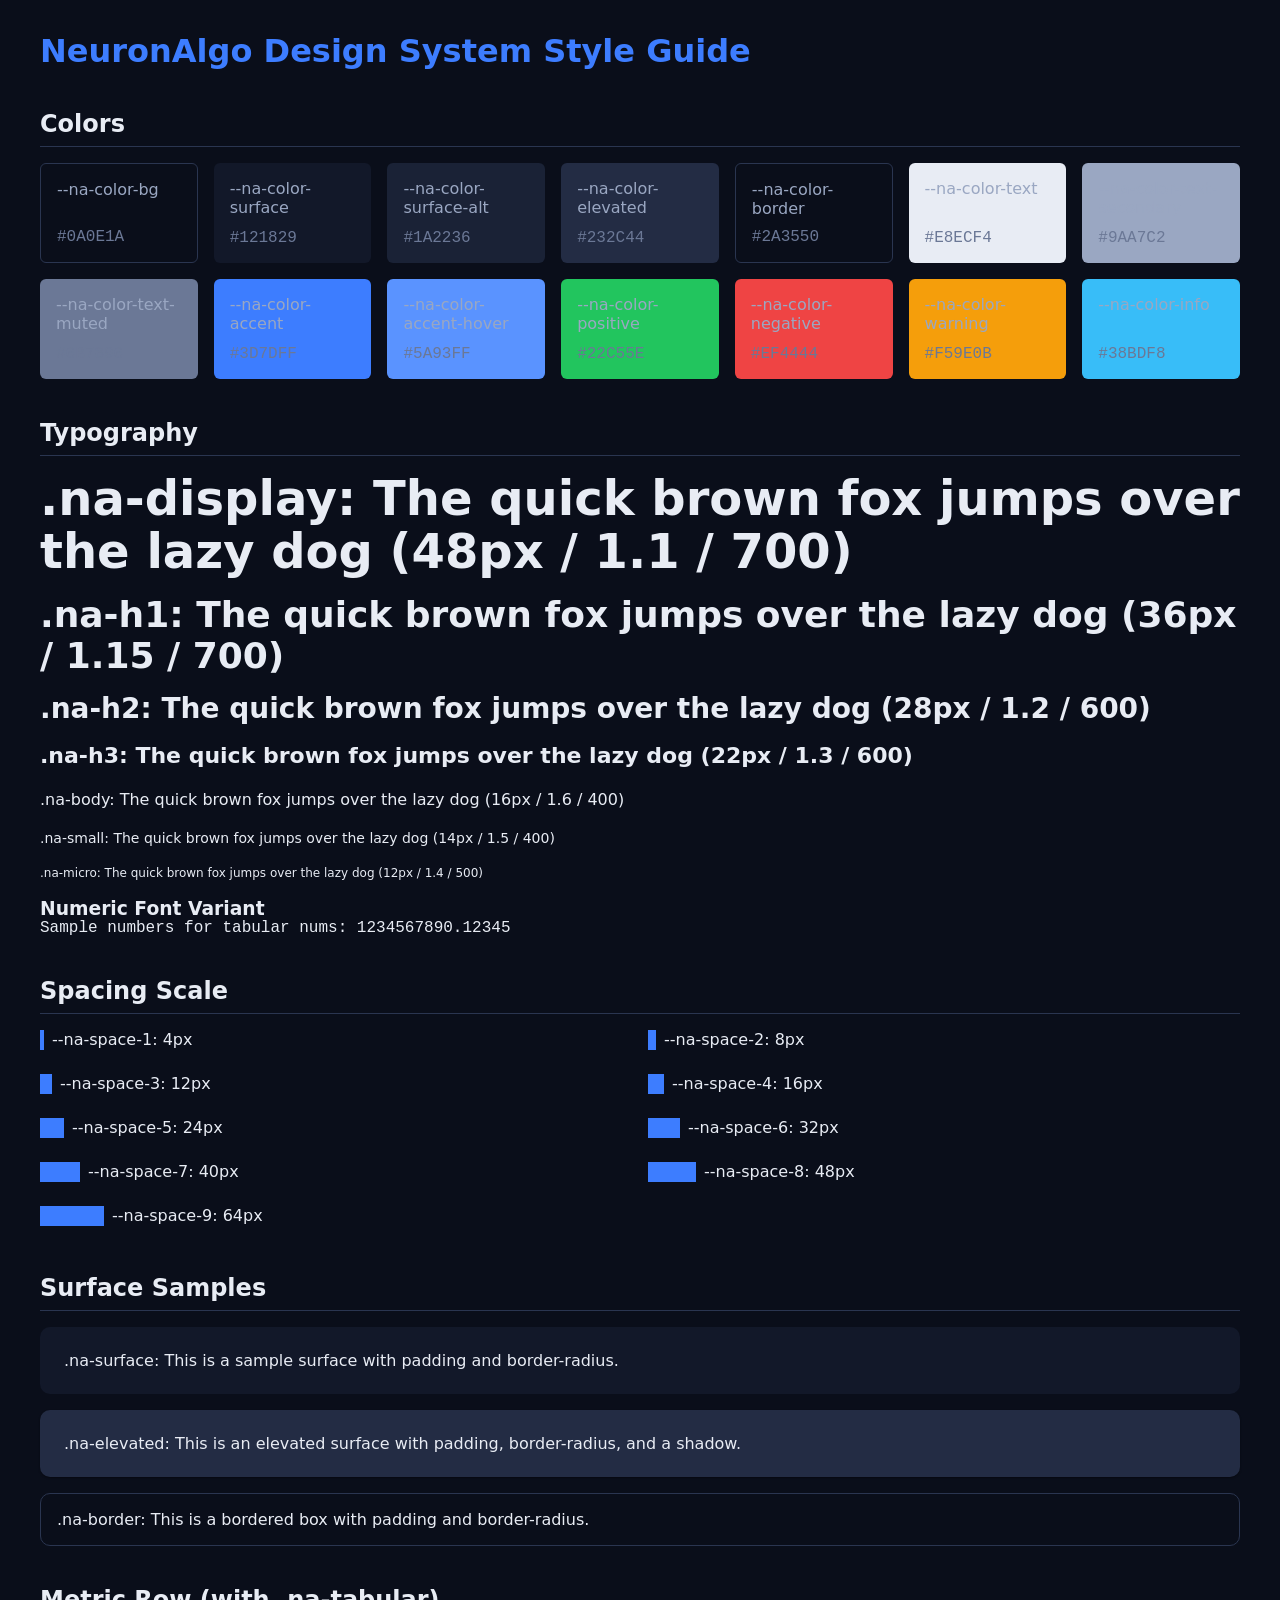
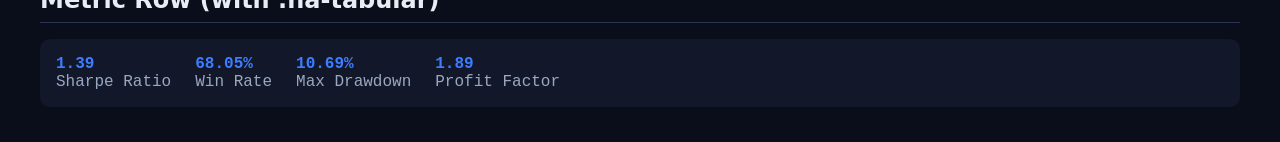
<file: styleguide/index.html>
<!DOCTYPE html>
<html lang="en">
<head>
    <meta charset="UTF-8">
    <meta name="viewport" content="width=device-width, initial-scale=1.0">
    <title>NeuronAlgo Design System Style Guide</title>
    <link rel="stylesheet" href="../assets/css/base/variables.css">
    <link rel="stylesheet" href="../assets/css/base/reset.css">
    <link rel="stylesheet" href="../assets/css/base/typography.css">
    <link rel="stylesheet" href="../assets/css/base/utilities.css">
    <style>
        body {
            background-color: var(--na-color-bg);
            color: var(--na-color-text);
            font-family: var(--na-font-sans);
            padding: var(--na-space-6);
        }
        .container {
            max-width: 1200px;
            margin: 0 auto;
        }
        h1 {
            color: var(--na-color-accent);
            margin-bottom: var(--na-space-6);
        }
        h2 {
            color: var(--na-color-text);
            margin-top: var(--na-space-7);
            margin-bottom: var(--na-space-4);
            border-bottom: 1px solid var(--na-color-border);
            padding-bottom: var(--na-space-2);
        }
        .color-swatch-grid {
            display: grid;
            grid-template-columns: repeat(auto-fill, minmax(150px, 1fr));
            gap: var(--na-space-4);
        }
        .color-swatch {
            padding: var(--na-space-4);
            border-radius: var(--na-radius-sm);
            display: flex;
            flex-direction: column;
            justify-content: space-between;
            min-height: 100px;
            font-size: var(--na-small-font-size);
        }
        .color-swatch-name {
            font-weight: 500;
            color: var(--na-color-text-secondary);
        }
        .color-swatch-hex {
            font-family: var(--na-font-mono);
            font-size: var(--na-micro-font-size);
            color: var(--na-color-text-muted);
        }
        /* Specific background colors for swatches */
        .swatch-bg { background-color: var(--na-color-bg); border: 1px solid var(--na-color-border); }
        .swatch-surface { background-color: var(--na-color-surface); }
        .swatch-surface-alt { background-color: var(--na-color-surface-alt); }
        .swatch-elevated { background-color: var(--na-color-elevated); }
        .swatch-border { background-color: transparent; border: 1px solid var(--na-color-border); }
        .swatch-text { background-color: var(--na-color-text); color: var(--na-color-bg); }
        .swatch-text-secondary { background-color: var(--na-color-text-secondary); color: var(--na-color-bg); }
        .swatch-text-muted { background-color: var(--na-color-text-muted); color: var(--na-color-bg); }
        .swatch-accent { background-color: var(--na-color-accent); }
        .swatch-accent-hover { background-color: var(--na-color-accent-hover); }
        .swatch-positive { background-color: var(--na-color-positive); }
        .swatch-negative { background-color: var(--na-color-negative); }
        .swatch-warning { background-color: var(--na-color-warning); }
        .swatch-info { background-color: var(--na-color-info); }

        .type-scale-item {
            margin-bottom: var(--na-space-4);
        }

        .spacing-scale-grid {
            display: grid;
            grid-template-columns: repeat(2, 1fr);
            gap: var(--na-space-4);
        }
        .spacing-item {
            display: flex;
            align-items: center;
            margin-bottom: var(--na-space-2);
        }
        .spacing-bar {
            height: 20px;
            background-color: var(--na-color-accent);
            margin-right: var(--na-space-2);
        }
        .surface-samples > div {
            margin-bottom: var(--na-space-4);
        }
        .metric-row {
            display: flex;
            gap: var(--na-space-5);
            padding: var(--na-space-4);
            background-color: var(--na-color-surface);
            border-radius: var(--na-radius-md);
        }
        .metric-item strong {
            display: block;
            color: var(--na-color-accent);
            font-size: var(--na-h2-font-size);
        }
        .metric-item span {
            color: var(--na-color-text-secondary);
            font-size: var(--na-small-font-size);
        }
    </style>
</head>
<body>
    <div class="container">
        <h1>NeuronAlgo Design System Style Guide</h1>

        <h2>Colors</h2>
        <div class="color-swatch-grid">
            <div class="color-swatch swatch-bg">
                <span class="color-swatch-name">--na-color-bg</span>
                <span class="color-swatch-hex">#0A0E1A</span>
            </div>
            <div class="color-swatch swatch-surface">
                <span class="color-swatch-name">--na-color-surface</span>
                <span class="color-swatch-hex">#121829</span>
            </div>
            <div class="color-swatch swatch-surface-alt">
                <span class="color-swatch-name">--na-color-surface-alt</span>
                <span class="color-swatch-hex">#1A2236</span>
            </div>
            <div class="color-swatch swatch-elevated">
                <span class="color-swatch-name">--na-color-elevated</span>
                <span class="color-swatch-hex">#232C44</span>
            </div>
            <div class="color-swatch swatch-border">
                <span class="color-swatch-name">--na-color-border</span>
                <span class="color-swatch-hex">#2A3550</span>
            </div>
            <div class="color-swatch swatch-text">
                <span class="color-swatch-name">--na-color-text</span>
                <span class="color-swatch-hex">#E8ECF4</span>
            </div>
            <div class="color-swatch swatch-text-secondary">
                <span class="color-swatch-name">--na-color-text-secondary</span>
                <span class="color-swatch-hex">#9AA7C2</span>
            </div>
            <div class="color-swatch swatch-text-muted">
                <span class="color-swatch-name">--na-color-text-muted</span>
                <span class="color-swatch-hex">#6B7896</span>
            </div>
            <div class="color-swatch swatch-accent">
                <span class="color-swatch-name">--na-color-accent</span>
                <span class="color-swatch-hex">#3D7DFF</span>
            </div>
            <div class="color-swatch swatch-accent-hover">
                <span class="color-swatch-name">--na-color-accent-hover</span>
                <span class="color-swatch-hex">#5A93FF</span>
            </div>
            <div class="color-swatch swatch-positive">
                <span class="color-swatch-name">--na-color-positive</span>
                <span class="color-swatch-hex">#22C55E</span>
            </div>
            <div class="color-swatch swatch-negative">
                <span class="color-swatch-name">--na-color-negative</span>
                <span class="color-swatch-hex">#EF4444</span>
            </div>
            <div class="color-swatch swatch-warning">
                <span class="color-swatch-name">--na-color-warning</span>
                <span class="color-swatch-hex">#F59E0B</span>
            </div>
            <div class="color-swatch swatch-info">
                <span class="color-swatch-name">--na-color-info</span>
                <span class="color-swatch-hex">#38BDF8</span>
            </div>
        </div>

        <h2>Typography</h2>
        <div class="type-scale-item">
            <p class="na-display">.na-display: The quick brown fox jumps over the lazy dog (48px / 1.1 / 700)</p>
        </div>
        <div class="type-scale-item">
            <p class="na-h1">.na-h1: The quick brown fox jumps over the lazy dog (36px / 1.15 / 700)</p>
        </div>
        <div class="type-scale-item">
            <p class="na-h2">.na-h2: The quick brown fox jumps over the lazy dog (28px / 1.2 / 600)</p>
        </div>
        <div class="type-scale-item">
            <p class="na-h3">.na-h3: The quick brown fox jumps over the lazy dog (22px / 1.3 / 600)</p>
        </div>
        <div class="type-scale-item">
            <p class="na-body">.na-body: The quick brown fox jumps over the lazy dog (16px / 1.6 / 400)</p>
        </div>
        <div class="type-scale-item">
            <p class="na-small">.na-small: The quick brown fox jumps over the lazy dog (14px / 1.5 / 400)</p>
        </div>
        <div class="type-scale-item">
            <p class="na-micro">.na-micro: The quick brown fox jumps over the lazy dog (12px / 1.4 / 500)</p>
        </div>
        <h3>Numeric Font Variant</h3>
        <p class="na-tabular">Sample numbers for tabular nums: 1234567890.12345</p>

        <h2>Spacing Scale</h2>
        <div class="spacing-scale-grid">
            <div class="spacing-item"><div class="spacing-bar" style="width: 4px;"></div><span>--na-space-1: 4px</span></div>
            <div class="spacing-item"><div class="spacing-bar" style="width: 8px;"></div><span>--na-space-2: 8px</span></div>
            <div class="spacing-item"><div class="spacing-bar" style="width: 12px;"></div><span>--na-space-3: 12px</span></div>
            <div class="spacing-item"><div class="spacing-bar" style="width: 16px;"></div><span>--na-space-4: 16px</span></div>
            <div class="spacing-item"><div class="spacing-bar" style="width: 24px;"></div><span>--na-space-5: 24px</span></div>
            <div class="spacing-item"><div class="spacing-bar" style="width: 32px;"></div><span>--na-space-6: 32px</span></div>
            <div class="spacing-item"><div class="spacing-bar" style="width: 40px;"></div><span>--na-space-7: 40px</span></div>
            <div class="spacing-item"><div class="spacing-bar" style="width: 48px;"></div><span>--na-space-8: 48px</span></div>
            <div class="spacing-item"><div class="spacing-bar" style="width: 64px;"></div><span>--na-space-9: 64px</span></div>
        </div>

        <h2>Surface Samples</h2>
        <div class="surface-samples">
            <div class="na-surface">.na-surface: This is a sample surface with padding and border-radius.</div>
            <div class="na-elevated">.na-elevated: This is an elevated surface with padding, border-radius, and a shadow.</div>
            <div class="na-border">.na-border: This is a bordered box with padding and border-radius.</div>
        </div>

        <h2>Metric Row (with .na-tabular)</h2>
        <div class="metric-row">
            <div class="metric-item na-tabular">
                <strong>1.39</strong>
                <span>Sharpe Ratio</span>
            </div>
            <div class="metric-item na-tabular">
                <strong>68.05%</strong>
                <span>Win Rate</span>
            </div>
            <div class="metric-item na-tabular">
                <strong>10.69%</strong>
                <span>Max Drawdown</span>
            </div>
            <div class="metric-item na-tabular">
                <strong>1.89</strong>
                <span>Profit Factor</span>
            </div>
        </div>
    </div>
</body>
</html>
</file>
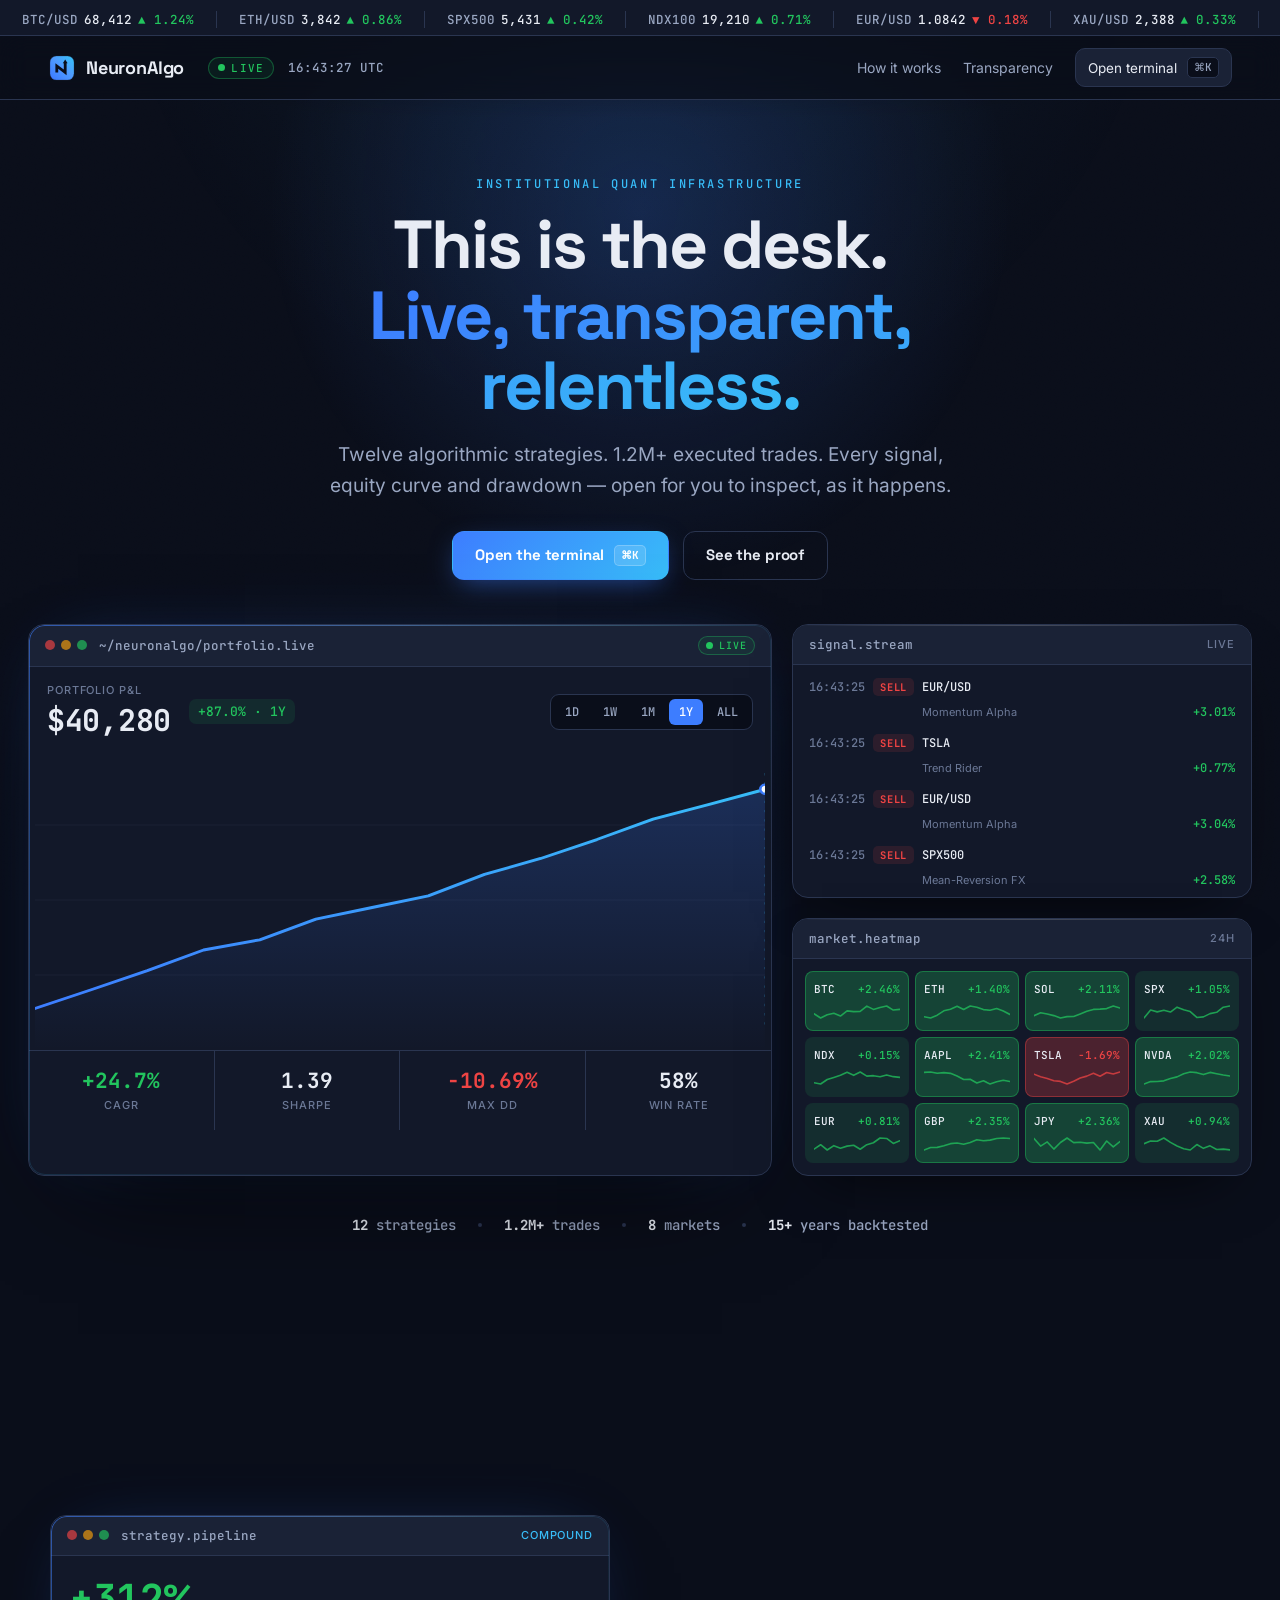
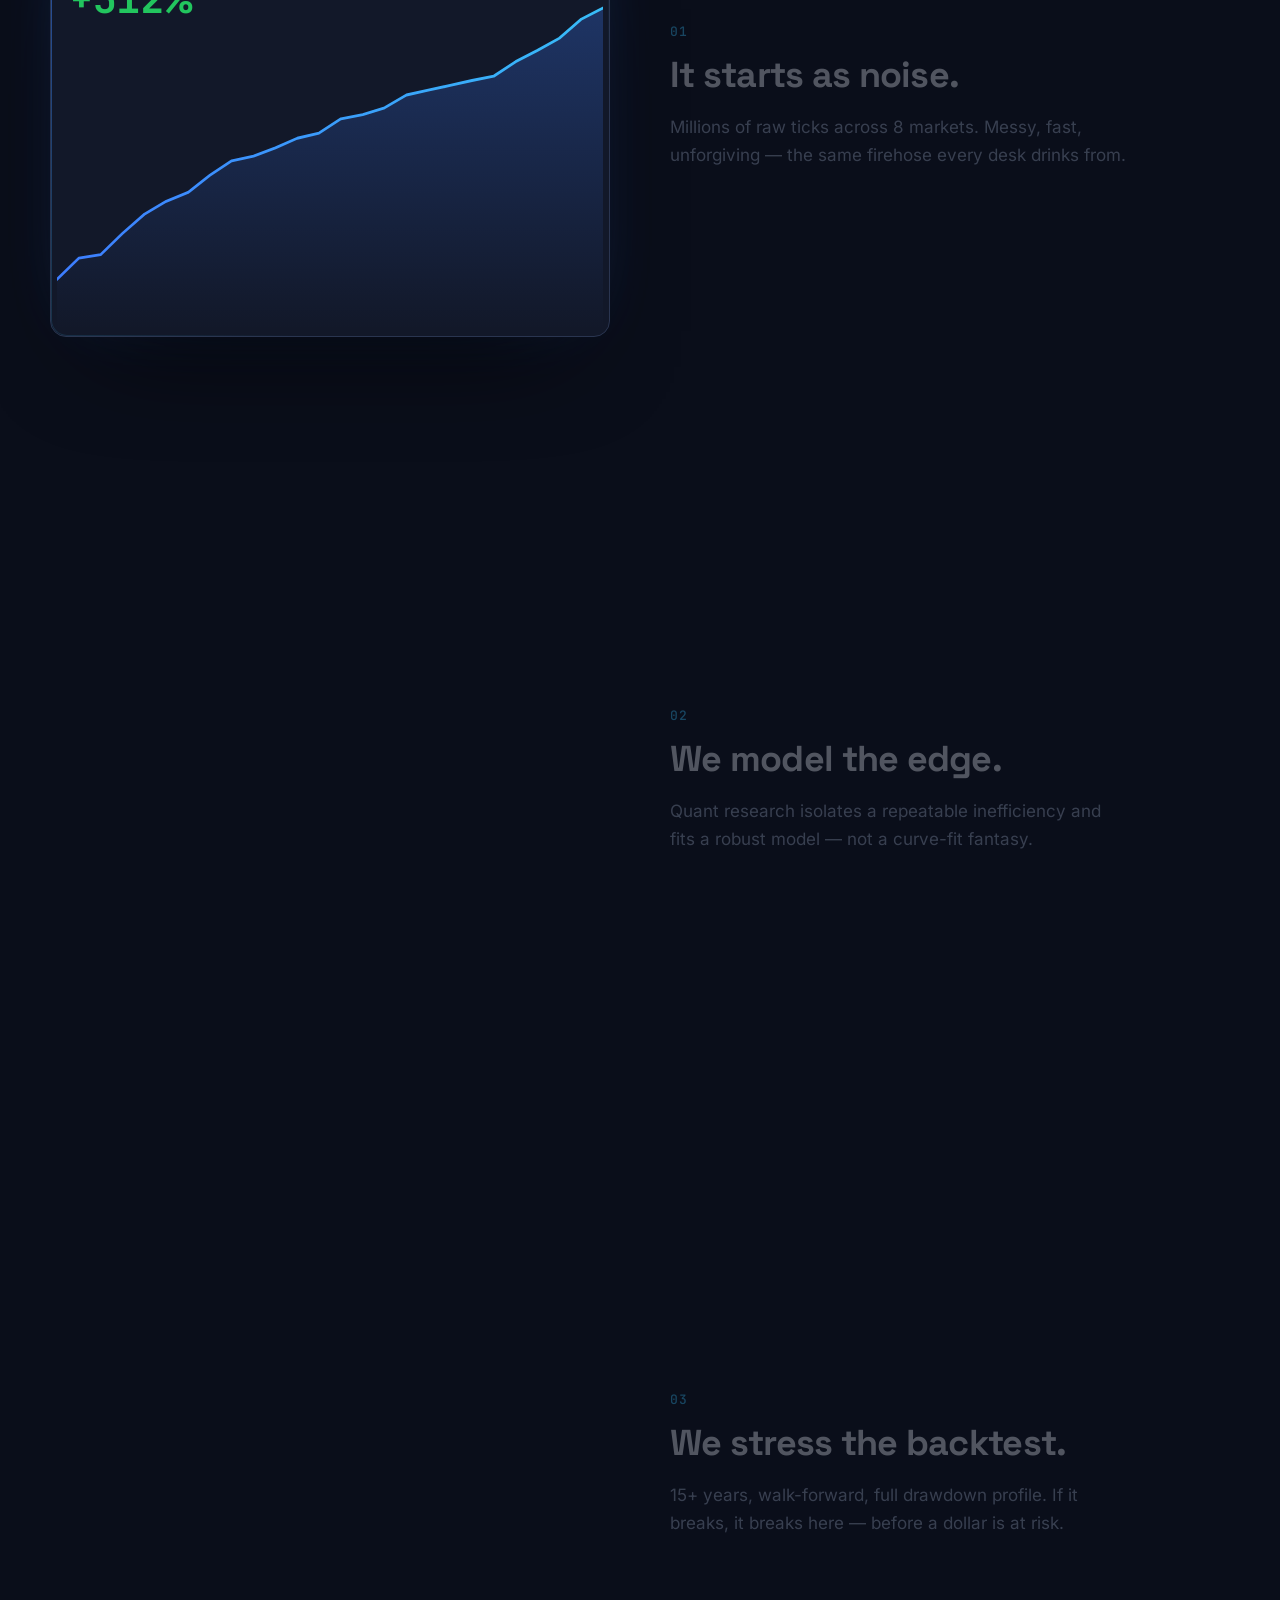
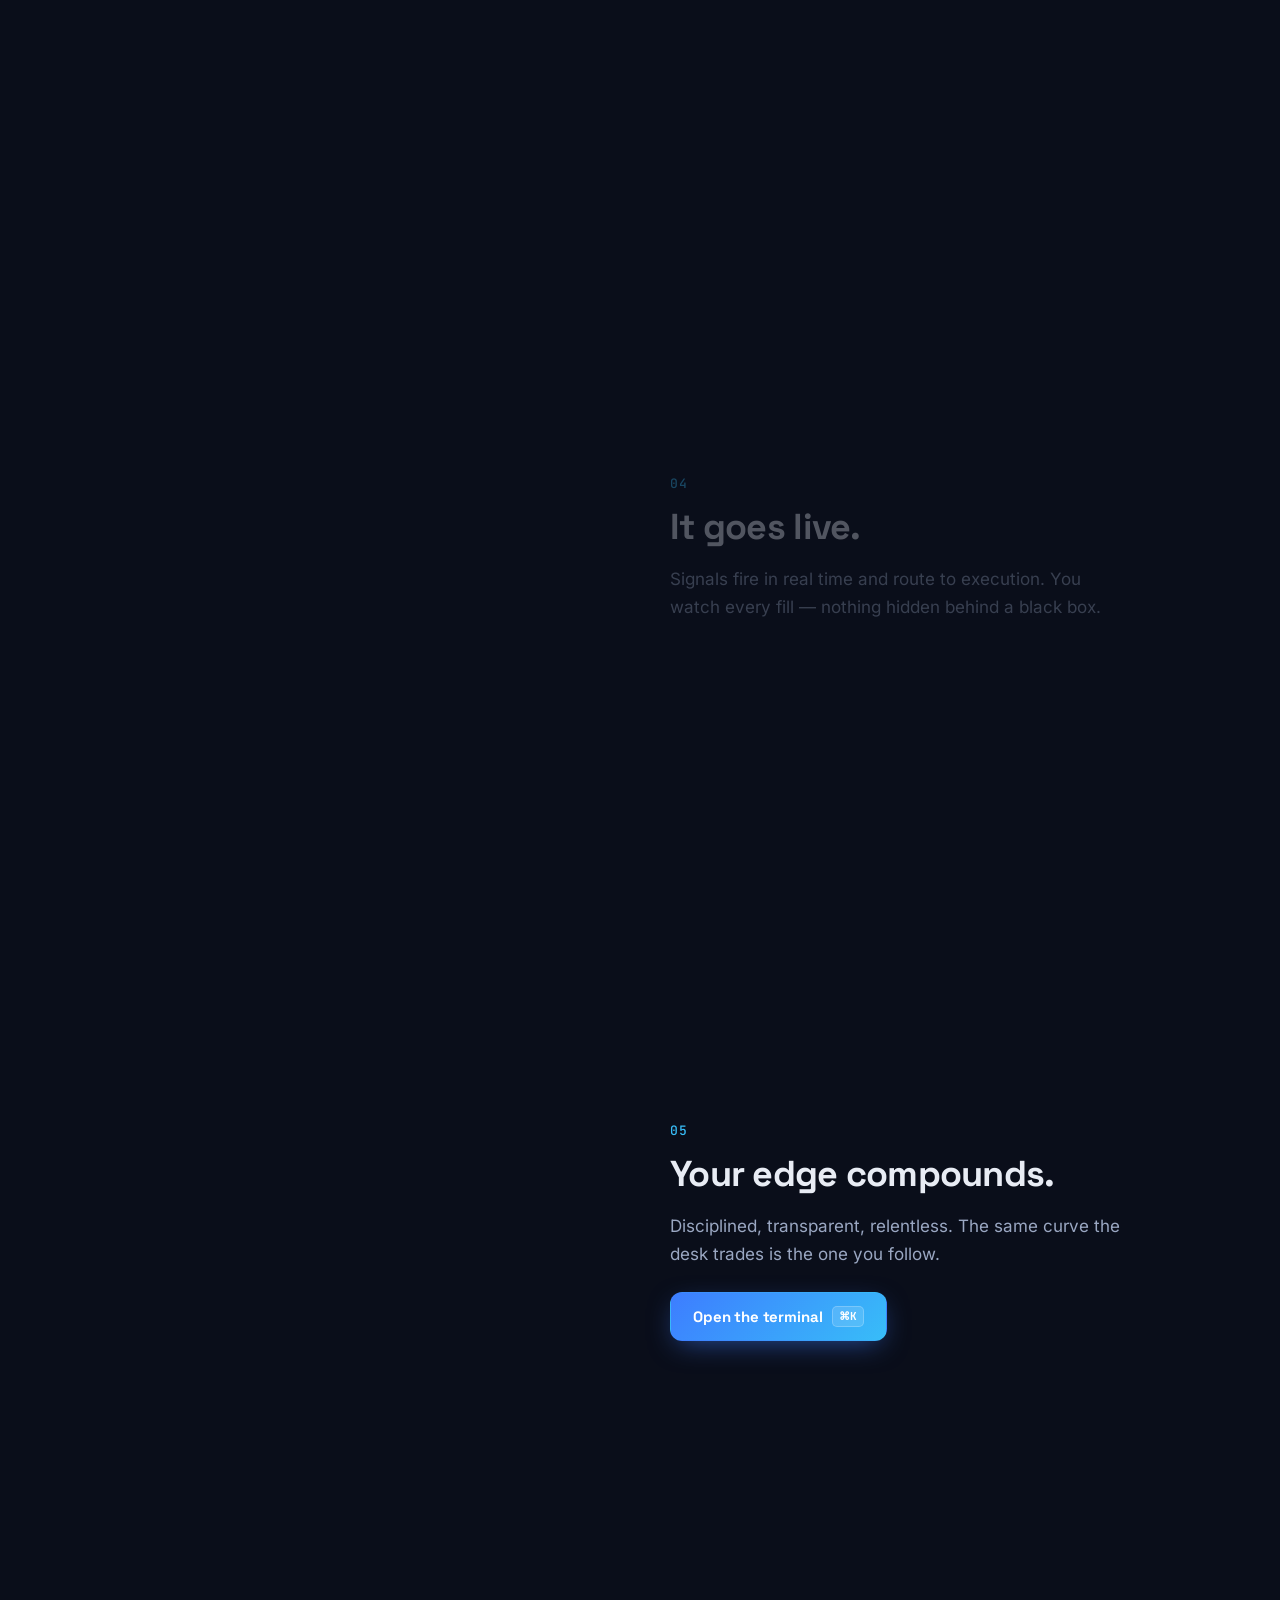
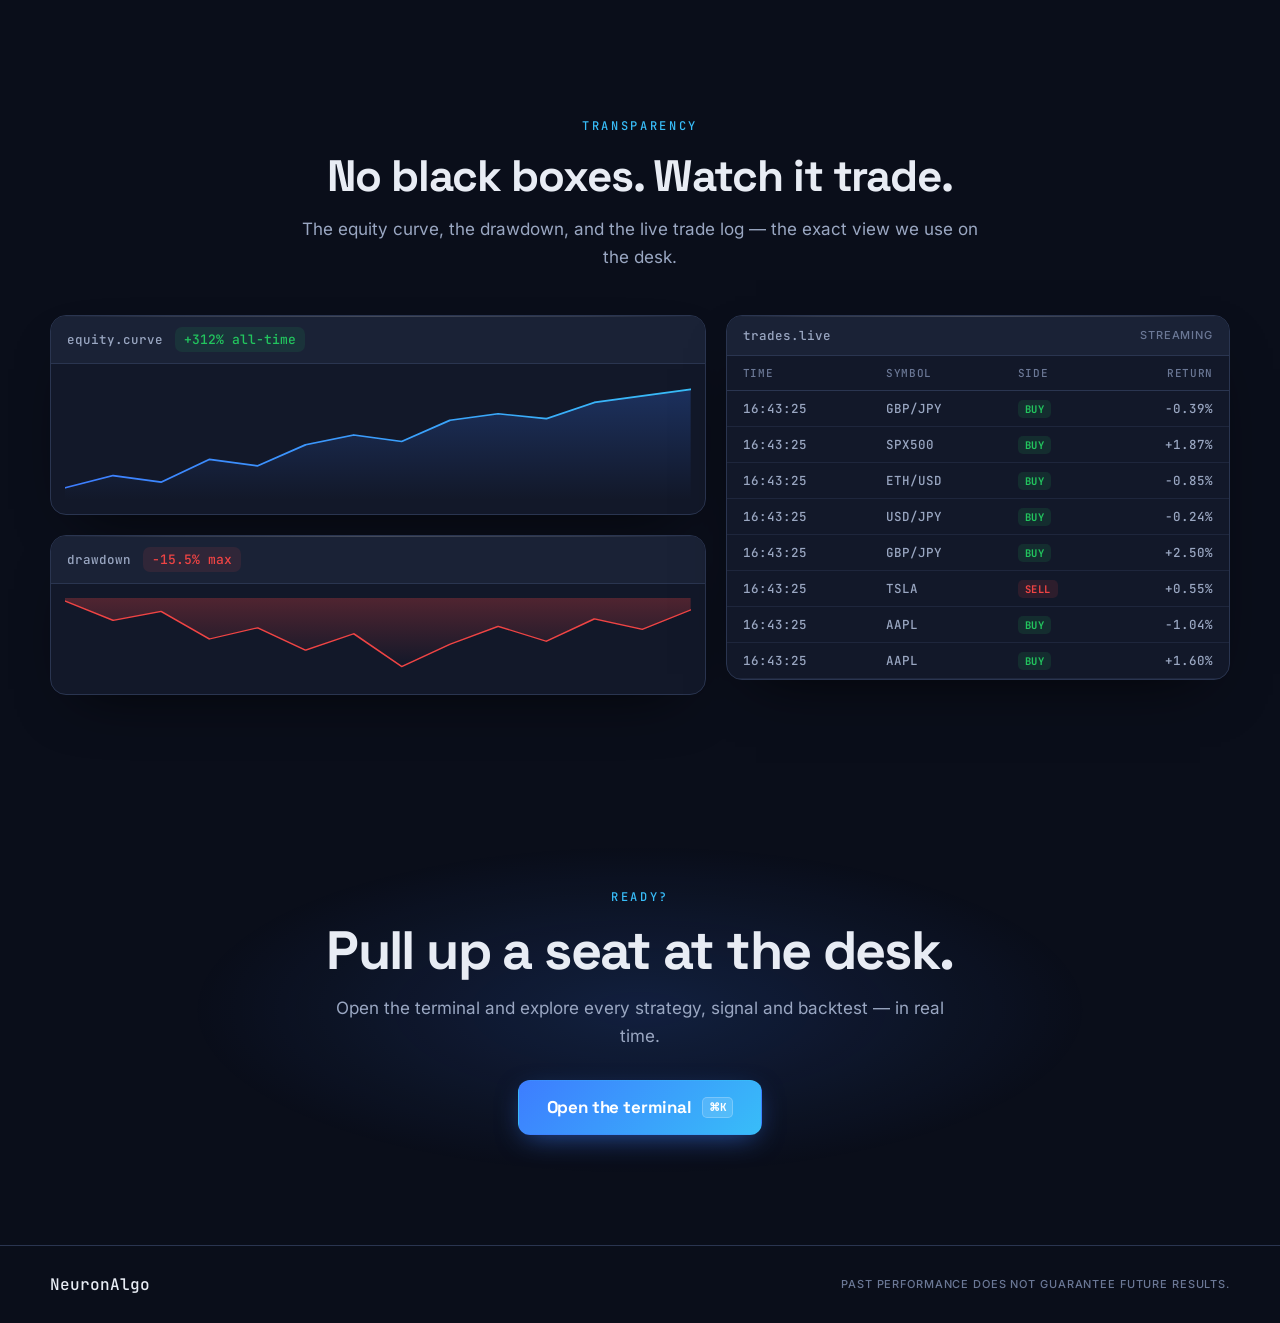
<file: prototypes/landing.html>
<!doctype html>
<html lang="en">
<head>
	<meta charset="UTF-8">
	<meta name="viewport" content="width=device-width, initial-scale=1.0">
	<title>NeuronAlgo — The Quant Desk</title>
	<link rel="icon" type="image/svg+xml" href="../assets/img/brand/favicon.svg">
	<link rel="stylesheet" href="../assets/css/base/variables.css">
	<link rel="stylesheet" href="../assets/css/base/fonts.css">
	<link rel="stylesheet" href="../assets/css/base/reset.css">
	<link rel="stylesheet" href="../assets/css/base/typography.css">
	<link rel="stylesheet" href="../assets/css/base/utilities.css">
	<link rel="stylesheet" href="../assets/css/components/index.css">
	<link rel="stylesheet" href="../assets/css/sections/landing.css">
</head>
<body>
	<div id="na-scroll-progress" class="na-scroll-progress"></div>
	<div class="na-grain" aria-hidden="true"></div>

	<!-- Market tape -->
	<div class="na-ticker" aria-hidden="true">
		<div class="na-ticker-viewport">
			<div id="na-ticker-track" class="na-ticker-track"></div>
		</div>
	</div>

	<!-- Desk top bar -->
	<header class="na-topbar">
		<div class="na-topbar-inner">
			<a class="na-brand" href="#desk">
				<img class="na-brand-mark" src="../assets/img/brand/neuronalgo-mark.svg" alt="NeuronAlgo" width="28" height="28">
				<span class="na-brand-name">NeuronAlgo</span>
			</a>
			<div class="na-topbar-status">
				<span class="na-live-badge"><span class="na-live-dot"></span>LIVE</span>
				<span class="na-topbar-clock na-tab" id="na-clock">00:00:00 UTC</span>
			</div>
			<div class="na-topbar-actions">
				<a class="na-navlink" href="#story">How it works</a>
				<a class="na-navlink" href="#transparency">Transparency</a>
				<button class="na-cmdk-trigger" data-cmdk-open type="button">
					<span>Open terminal</span>
					<kbd class="na-kbd">⌘K</kbd>
				</button>
			</div>
		</div>
	</header>

	<!-- ============================ THE DESK (hero) ====================== -->
	<section class="na-desk" id="desk">
		<div class="na-desk-inner">
			<div class="na-desk-head" data-reveal>
				<span class="na-eyebrow">INSTITUTIONAL QUANT INFRASTRUCTURE</span>
				<h1 class="na-desk-title">This is the desk.<br><span class="na-desk-title-accent">Live, transparent, relentless.</span></h1>
				<p class="na-desk-sub">Twelve algorithmic strategies. 1.2M+ executed trades. Every signal, equity curve and drawdown — open for you to inspect, as it happens.</p>
				<div class="na-desk-cta">
					<button class="na-btn na-btn-primary" data-cmdk-open type="button">Open the terminal <kbd class="na-kbd na-kbd-on">⌘K</kbd></button>
					<a class="na-btn na-btn-ghost" href="#transparency">See the proof</a>
				</div>
			</div>

			<div class="na-desk-grid">
				<!-- Main: live equity terminal -->
				<div class="na-panel na-deck-main na-glow-border" data-reveal>
					<div class="na-panel-chrome">
						<span class="na-dots"><i></i><i></i><i></i></span>
						<span class="na-panel-title na-tab">~/neuronalgo/portfolio.live</span>
						<span class="na-live-badge na-live-badge-sm"><span class="na-live-dot"></span>LIVE</span>
					</div>
					<div class="na-deck-statline">
						<div class="na-deck-pnl-wrap">
							<span class="na-deck-pnl-label na-micro">Portfolio P&amp;L</span>
							<span class="na-deck-pnl na-tab" id="na-deck-pnl">$41,230</span>
						</div>
						<span class="na-deck-change na-tab is-pos" id="na-eq-change">+18.4% · 1Y</span>
						<div class="na-tf-group">
							<button class="na-tf" data-tf="1D" type="button">1D</button>
							<button class="na-tf" data-tf="1W" type="button">1W</button>
							<button class="na-tf" data-tf="1M" type="button">1M</button>
							<button class="na-tf is-active" data-tf="1Y" type="button">1Y</button>
							<button class="na-tf" data-tf="ALL" type="button">ALL</button>
						</div>
					</div>
					<div class="na-deck-chart-wrap">
						<svg class="na-deck-chart" viewBox="0 0 560 260" preserveAspectRatio="none">
							<defs>
								<linearGradient id="eqLine" x1="0" y1="0" x2="1" y2="0"><stop offset="0%" stop-color="#3D7DFF"></stop><stop offset="100%" stop-color="#38BDF8"></stop></linearGradient>
								<linearGradient id="eqFill" x1="0" y1="0" x2="0" y2="1"><stop offset="0%" stop-color="#3D7DFF" stop-opacity="0.22"></stop><stop offset="100%" stop-color="#3D7DFF" stop-opacity="0"></stop></linearGradient>
							</defs>
							<g class="na-grid-lines" stroke="rgba(154,167,194,0.10)" stroke-width="0.5">
								<line x1="0" y1="65" x2="560" y2="65"></line>
								<line x1="0" y1="130" x2="560" y2="130"></line>
								<line x1="0" y1="195" x2="560" y2="195"></line>
							</g>
							<path id="na-eq-area" fill="url(#eqFill)" d=""></path>
							<polyline id="na-eq-line" fill="none" stroke="url(#eqLine)" stroke-width="2.5" stroke-linecap="round" stroke-linejoin="round" points=""></polyline>
							<circle id="na-eq-dot" r="4" fill="#fff" stroke="#3D7DFF" stroke-width="2"></circle>
							<line id="na-eq-now" class="na-eq-now" x1="0" y1="20" x2="0" y2="240" stroke="#38BDF8" stroke-width="1" stroke-dasharray="2 6"></line>
							<line id="na-eq-cross" x1="0" y1="24" x2="0" y2="236" stroke="rgba(154,167,194,0.55)" stroke-width="0.75" stroke-dasharray="3 4" style="opacity:0"></line>
							<circle id="na-eq-cursor" r="4.5" fill="#fff" stroke="#3D7DFF" stroke-width="2" style="opacity:0"></circle>
						</svg>
						<div id="na-eq-tip" class="na-chart-tip na-tab"></div>
					</div>
					<div class="na-deck-metrics">
						<div class="na-deck-metric"><span class="na-deck-mv na-tab na-pos" data-countup data-to="24.7" data-decimals="1" data-prefix="+" data-suffix="%">+24.7%</span><span class="na-deck-ml na-micro">CAGR</span></div>
						<div class="na-deck-metric"><span class="na-deck-mv na-tab" data-countup data-to="1.39" data-decimals="2">1.39</span><span class="na-deck-ml na-micro">Sharpe</span></div>
						<div class="na-deck-metric"><span class="na-deck-mv na-tab na-neg" data-countup data-to="-10.69" data-decimals="2" data-suffix="%">-10.69%</span><span class="na-deck-ml na-micro">Max DD</span></div>
						<div class="na-deck-metric"><span class="na-deck-mv na-tab" data-countup data-to="58" data-suffix="%">58%</span><span class="na-deck-ml na-micro">Win rate</span></div>
					</div>
				</div>

				<!-- Side: live signals + heatmap -->
				<div class="na-deck-side">
					<div class="na-panel na-deck-signals" data-reveal>
						<div class="na-panel-chrome">
							<span class="na-panel-title na-tab">signal.stream</span>
							<span class="na-panel-meta na-micro">live</span>
						</div>
						<ul id="na-signal-feed" class="na-sig-list" aria-hidden="true"></ul>
					</div>
					<div class="na-panel na-deck-heat" data-reveal>
						<div class="na-panel-chrome">
							<span class="na-panel-title na-tab">market.heatmap</span>
							<span class="na-panel-meta na-micro">24h</span>
						</div>
						<div id="na-heatmap" class="na-heatmap" aria-hidden="true"></div>
					</div>
				</div>
			</div>

			<div class="na-desk-trust" data-reveal>
				<span class="na-tab"><b data-countup data-to="12">12</b> strategies</span>
				<span class="na-trust-sep"></span>
				<span class="na-tab"><b data-countup data-to="1.2" data-decimals="1" data-suffix="M+">1.2M+</b> trades</span>
				<span class="na-trust-sep"></span>
				<span class="na-tab"><b data-countup data-to="8">8</b> markets</span>
				<span class="na-trust-sep"></span>
				<span class="na-tab"><b data-countup data-to="15" data-suffix="+">15+</b> years backtested</span>
			</div>
		</div>
	</section>

	<!-- ====================== STORY (morphing chart) ===================== -->
	<section class="na-story" id="story">
		<div class="na-story-inner">
			<div class="na-story-stage">
				<div class="na-panel na-morph-panel na-glow-border">
					<div class="na-panel-chrome">
						<span class="na-dots"><i></i><i></i><i></i></span>
						<span class="na-panel-title na-tab">strategy.pipeline</span>
						<span class="na-morph-stagelabel na-micro" id="na-morph-stagelabel">RAW DATA</span>
					</div>
					<div id="na-morph" class="na-morph" data-stage="0">
						<div class="na-morph-val">+<span class="na-tab" id="na-morph-val">312</span>%</div>
						<svg class="na-morph-svg" viewBox="0 0 600 320" preserveAspectRatio="none">
							<defs>
								<linearGradient id="morphFill" x1="0" y1="0" x2="0" y2="1"><stop offset="0%" stop-color="#3D7DFF" stop-opacity="0.28"></stop><stop offset="100%" stop-color="#3D7DFF" stop-opacity="0"></stop></linearGradient>
								<linearGradient id="morphLine" x1="0" y1="0" x2="1" y2="0"><stop offset="0%" stop-color="#3D7DFF"></stop><stop offset="100%" stop-color="#38BDF8"></stop></linearGradient>
							</defs>
							<g id="na-morph-dots" class="na-morph-dots"></g>
							<path id="na-morph-dd" class="na-morph-dd" d="" fill="rgba(239,68,68,0.18)"></path>
							<path id="na-morph-area" class="na-morph-area" d="" fill="url(#morphFill)"></path>
							<polyline id="na-morph-line" class="na-morph-line" fill="none" stroke="url(#morphLine)" stroke-width="2.5" stroke-linecap="round" stroke-linejoin="round" points=""></polyline>
							<circle id="na-morph-live" class="na-morph-live" r="5" fill="#22C55E"></circle>
						</svg>
					</div>
				</div>
			</div>
			<div class="na-story-steps">
				<div class="na-story-step" data-step="0">
					<span class="na-story-num na-tab">01</span>
					<h3 class="na-h3">It starts as noise.</h3>
					<p>Millions of raw ticks across 8 markets. Messy, fast, unforgiving — the same firehose every desk drinks from.</p>
				</div>
				<div class="na-story-step" data-step="1">
					<span class="na-story-num na-tab">02</span>
					<h3 class="na-h3">We model the edge.</h3>
					<p>Quant research isolates a repeatable inefficiency and fits a robust model — not a curve-fit fantasy.</p>
				</div>
				<div class="na-story-step" data-step="2">
					<span class="na-story-num na-tab">03</span>
					<h3 class="na-h3">We stress the backtest.</h3>
					<p>15+ years, walk-forward, full drawdown profile. If it breaks, it breaks here — before a dollar is at risk.</p>
				</div>
				<div class="na-story-step" data-step="3">
					<span class="na-story-num na-tab">04</span>
					<h3 class="na-h3">It goes live.</h3>
					<p>Signals fire in real time and route to execution. You watch every fill — nothing hidden behind a black box.</p>
				</div>
				<div class="na-story-step" data-step="4">
					<span class="na-story-num na-tab">05</span>
					<h3 class="na-h3">Your edge compounds.</h3>
					<p>Disciplined, transparent, relentless. The same curve the desk trades is the one you follow.</p>
					<button class="na-btn na-btn-primary" data-cmdk-open type="button">Open the terminal <kbd class="na-kbd na-kbd-on">⌘K</kbd></button>
				</div>
			</div>
		</div>
	</section>

	<!-- ====================== TRANSPARENCY (live) ======================= -->
	<section class="na-tp" id="transparency">
		<div class="na-tp-inner">
			<div class="na-section-intro" data-reveal>
				<span class="na-eyebrow">TRANSPARENCY</span>
				<h2 class="na-h2">No black boxes. Watch it trade.</h2>
				<p class="na-section-lead">The equity curve, the drawdown, and the live trade log — the exact view we use on the desk.</p>
			</div>
			<div class="na-tp-grid">
				<div class="na-tp-charts">
					<div class="na-panel na-tp-card" data-reveal>
						<div class="na-panel-chrome"><span class="na-panel-title na-tab">equity.curve</span><span class="na-deck-change na-tab is-pos">+312% all-time</span></div>
						<svg class="na-tp-chart" viewBox="0 0 520 150" preserveAspectRatio="none">
							<defs><linearGradient id="tpEquityFill" x1="0" y1="0" x2="0" y2="1"><stop offset="0%" stop-color="#3D7DFF" stop-opacity="0.25"></stop><stop offset="100%" stop-color="#3D7DFF" stop-opacity="0"></stop></linearGradient></defs>
							<path d="M0,135 L40,120 L80,128 L120,100 L160,108 L200,82 L240,70 L280,78 L320,52 L360,44 L400,50 L440,30 L480,22 L520,14 L520,150 L0,150 Z" fill="url(#tpEquityFill)"></path>
							<polyline fill="none" stroke="url(#eqLine)" stroke-width="2" stroke-linecap="round" stroke-linejoin="round" points="0,135 40,120 80,128 120,100 160,108 200,82 240,70 280,78 320,52 360,44 400,50 440,30 480,22 520,14"></polyline>
						</svg>
					</div>
					<div class="na-panel na-tp-card" data-reveal>
						<div class="na-panel-chrome"><span class="na-panel-title na-tab">drawdown</span><span class="na-deck-change na-tab is-neg">-15.5% max</span></div>
						<svg class="na-tp-chart na-tp-chart-sm" viewBox="0 0 520 110" preserveAspectRatio="none">
							<defs><linearGradient id="tpDdFill" x1="0" y1="0" x2="0" y2="1"><stop offset="0%" stop-color="#EF4444" stop-opacity="0.28"></stop><stop offset="100%" stop-color="#EF4444" stop-opacity="0"></stop></linearGradient></defs>
							<path d="M0,4 L40,30 L80,18 L120,55 L160,40 L200,70 L240,48 L280,92 L320,62 L360,38 L400,58 L440,28 L480,42 L520,16 L520,0 L0,0 Z" fill="url(#tpDdFill)"></path>
							<polyline fill="none" stroke="#EF4444" stroke-width="1.75" stroke-linecap="round" stroke-linejoin="round" points="0,4 40,30 80,18 120,55 160,40 200,70 240,48 280,92 320,62 360,38 400,58 440,28 480,42 520,16"></polyline>
						</svg>
					</div>
				</div>
				<div class="na-panel na-tp-log" data-reveal>
					<div class="na-panel-chrome"><span class="na-panel-title na-tab">trades.live</span><span class="na-panel-meta na-micro">streaming</span></div>
					<table class="na-trade-table na-tab">
						<thead><tr><th>Time</th><th>Symbol</th><th>Side</th><th class="na-ta-r">Return</th></tr></thead>
						<tbody id="na-trade-feed"></tbody>
					</table>
				</div>
			</div>
		</div>
	</section>

	<!-- ============================ FINAL CTA =========================== -->
	<section class="na-final" id="cta">
		<div class="na-final-inner" data-reveal>
			<span class="na-eyebrow">READY?</span>
			<h2 class="na-final-title">Pull up a seat at the desk.</h2>
			<p class="na-section-lead">Open the terminal and explore every strategy, signal and backtest — in real time.</p>
			<button class="na-btn na-btn-primary na-btn-lg" data-cmdk-open type="button">Open the terminal <kbd class="na-kbd na-kbd-on">⌘K</kbd></button>
		</div>
	</section>

	<footer class="na-foot">
		<div class="na-foot-inner">
			<span class="na-tab">NeuronAlgo</span>
			<span class="na-micro na-text-muted">Past performance does not guarantee future results.</span>
		</div>
	</footer>

	<!-- ====================== COMMAND PALETTE (CTA) ===================== -->
	<div id="na-cmdk" class="na-cmdk" aria-hidden="true" role="dialog" aria-modal="true" aria-label="Command palette">
		<div class="na-cmdk-panel">
			<div class="na-cmdk-search">
				<span class="na-cmdk-ic">⌘</span>
				<input id="na-cmdk-input" class="na-cmdk-input" type="text" placeholder="Type a command or search…" autocomplete="off" spellcheck="false">
				<button class="na-cmdk-esc" data-cmdk-close type="button">esc</button>
			</div>
			<ul id="na-cmdk-list" class="na-cmdk-list">
				<li class="na-cmdk-item is-active" data-target="#desk"><span class="na-cmdk-em">◉</span> View the live desk <span class="na-cmdk-hint na-tab">enter</span></li>
				<li class="na-cmdk-item" data-target="#story"><span class="na-cmdk-em">➜</span> How a strategy is built</li>
				<li class="na-cmdk-item" data-target="#transparency"><span class="na-cmdk-em">▦</span> Inspect equity, drawdown &amp; trades</li>
				<li class="na-cmdk-item" data-target="#cta"><span class="na-cmdk-em">↗</span> Get started with NeuronAlgo</li>
			</ul>
			<div class="na-cmdk-foot">
				<span><kbd class="na-kbd">↑</kbd><kbd class="na-kbd">↓</kbd> navigate</span>
				<span><kbd class="na-kbd">↵</kbd> select</span>
				<span><kbd class="na-kbd">esc</kbd> close</span>
			</div>
		</div>
	</div>

	<script src="../assets/js/landing.js" defer></script>
</body>
</html>
</file>
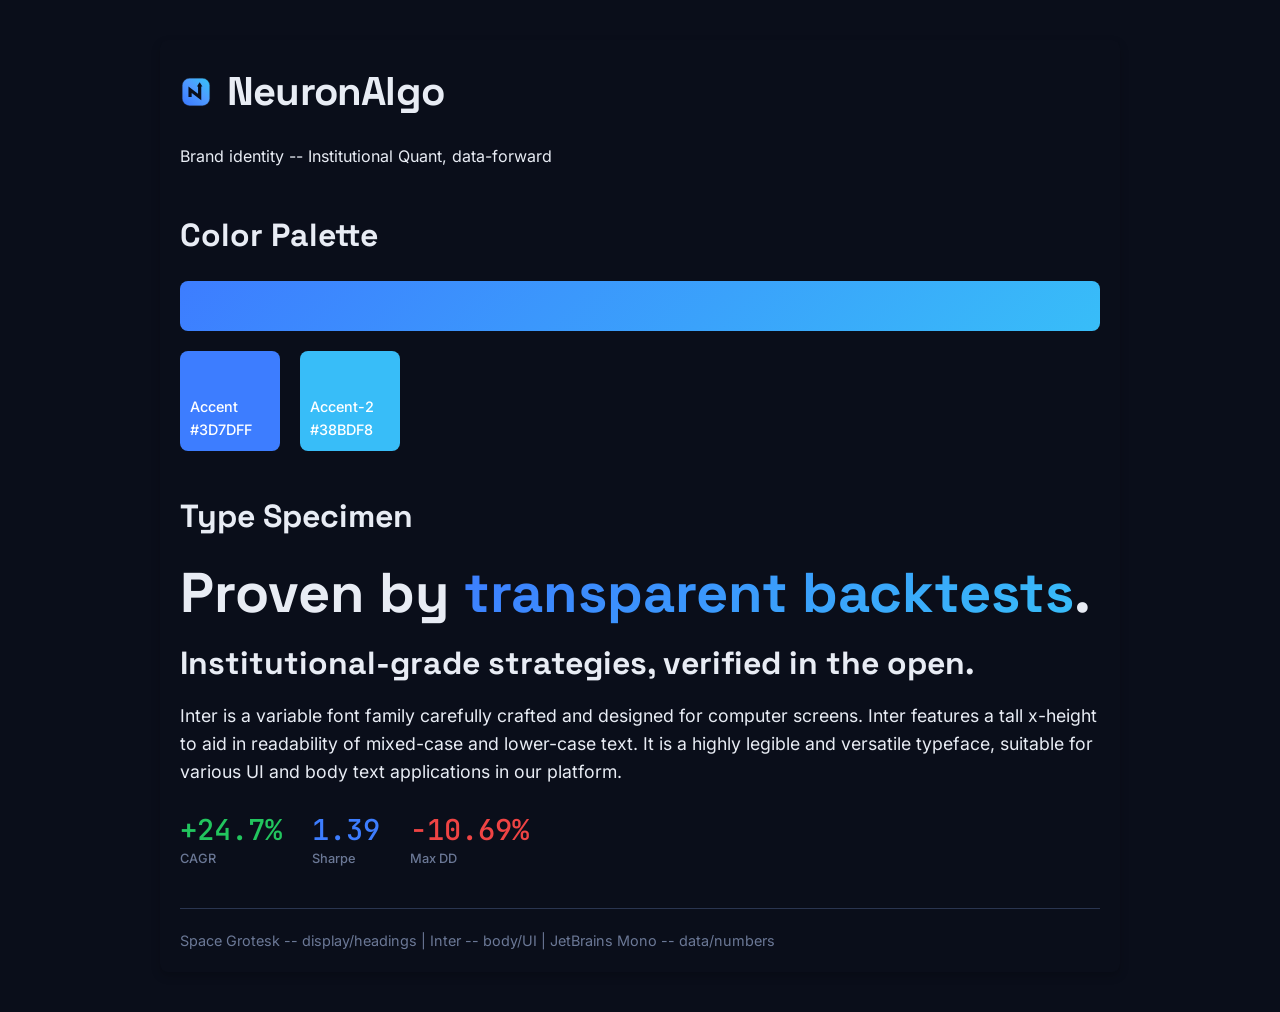
<file: styleguide/brand.html>
<!DOCTYPE html>
<html lang="en">
<head>
    <meta charset="UTF-8">
    <meta name="viewport" content="width=device-width, initial-scale=1.0">
    <title>NeuronAlgo Brand Specimen</title>
    <link rel="stylesheet" href="../assets/css/base/variables.css">
    <link rel="stylesheet" href="../assets/css/base/fonts.css">
    <link rel="stylesheet" href="../assets/css/base/reset.css">
    <link rel="stylesheet" href="../assets/css/base/typography.css">
    <link rel="stylesheet" href="../assets/css/base/utilities.css">
    <style>
        body {
            font-family: var(--na-font-sans);
            background-color: var(--na-color-bg);
            color: var(--na-color-text);
            line-height: 1.6;
            margin: 0;
            padding: 40px;
        }
        .container {
            max-width: 960px;
            margin: 0 auto;
            padding: 20px;
            background-color: var(--na-color-bg);
            border-radius: 8px;
            box-shadow: 0 4px 10px rgba(0, 0, 0, 0.2);
        }
        .brand-header {
            display: flex;
            align-items: center;
            margin-bottom: 20px;
        }
        .brand-header img {
            height: 32px;
            margin-right: 15px;
        }
        .brand-header h1 {
            font-family: var(--na-font-display);
            font-weight: 700;
            letter-spacing: -0.02em; /* Slightly tight letter-spacing */
            font-size: 2.5em;
            color: var(--na-color-text);
            margin: 0;
        }
        .brand-header p {
            font-size: 0.9em;
            color: var(--na-color-text-muted);
            margin-top: 5px;
            margin-left: 47px; /* Align with wordmark */
        }
        h2 {
            font-family: var(--na-font-display);
            color: var(--na-color-text);
            margin-top: 40px;
            margin-bottom: 20px;
            font-size: 2em;
        }
        .color-swatch-bar {
            width: 100%;
            height: 50px;
            border-radius: 8px;
            background: var(--na-gradient-brand);
            margin-bottom: 20px;
        }
        .color-swatches {
            display: flex;
            gap: 20px;
            margin-bottom: 40px;
        }
        .swatch {
            width: 100px;
            height: 100px;
            border-radius: 8px;
            display: flex;
            flex-direction: column;
            justify-content: flex-end;
            padding: 10px;
            font-size: 0.9em;
            font-weight: 500;
            color: white; /* Ensure text is visible on dark swatches */
        }
        .swatch-accent {
            background-color: var(--na-color-accent);
        }
        .swatch-accent-2 {
            background-color: var(--na-color-accent-2);
        }
        .na-display {
            font-family: var(--na-font-display);
            font-weight: 700;
            font-size: 3.5em;
            line-height: 1.1;
            margin-bottom: 20px;
        }
        .na-h2 {
            font-family: var(--na-font-display);
            font-weight: 600;
            font-size: 2em;
            margin-bottom: 20px;
        }
        .na-body {
            font-family: var(--na-font-sans);
            font-size: 1.1em;
            line-height: 1.6;
            margin-bottom: 30px;
        }
        .na-metric-row {
            display: flex;
            gap: 30px;
            margin-bottom: 40px;
        }
        .na-metric-item {
            display: flex;
            flex-direction: column;
            align-items: flex-start;
        }
        .na-metric-value {
            font-family: var(--na-font-mono);
            font-variant-numeric: tabular-nums;
            font-size: 1.8em;
            font-weight: 500;
            line-height: 1;
        }
        .na-micro {
            font-family: var(--na-font-sans);
            font-size: 0.8em;
            color: var(--na-color-text-muted);
            margin-top: 5px;
        }
        /* Helper class for gradient text - inline as requested */
        .na-grad-text {
            background: var(--na-gradient-brand);
            -webkit-background-clip: text;
            background-clip: text;
            color: transparent;
        }
        .na-positive {
            color: var(--na-color-positive);
        }
        .na-negative {
            color: var(--na-color-negative);
        }
        .na-accent {
            color: var(--na-color-accent);
        }
        .na-small-muted {
            font-family: var(--na-font-sans);
            font-size: 0.9em;
            color: var(--na-color-text-muted);
            margin-top: 40px;
            border-top: 1px solid var(--na-color-border);
            padding-top: 20px;
        }
    </style>
</head>
<body>
    <div class="container">
        <section>
            <div class="brand-header">
                <img src="../assets/img/brand/neuronalgo-mark.svg" alt="NeuronAlgo Mark">
                <h1>NeuronAlgo</h1>
            </div>
            <p>Brand identity -- Institutional Quant, data-forward</p>
        </section>

        <section>
            <h2>Color Palette</h2>
            <div class="color-swatch-bar"></div>
            <div class="color-swatches">
                <div class="swatch swatch-accent">Accent #3D7DFF</div>
                <div class="swatch swatch-accent-2">Accent-2 #38BDF8</div>
            </div>
        </section>

        <section>
            <h2>Type Specimen</h2>
            <p class="na-display">Proven by <span class="na-grad-text">transparent backtests</span>.</p>
            <p class="na-h2">Institutional-grade strategies, verified in the open.</p>
            <p class="na-body">Inter is a variable font family carefully crafted and designed for computer screens. Inter features a tall x-height to aid in readability of mixed-case and lower-case text. It is a highly legible and versatile typeface, suitable for various UI and body text applications in our platform.</p>

            <div class="na-metric-row">
                <div class="na-metric-item">
                    <span class="na-metric-value na-positive">+24.7%</span>
                    <span class="na-micro">CAGR</span>
                </div>
                <div class="na-metric-item">
                    <span class="na-metric-value na-accent">1.39</span>
                    <span class="na-micro">Sharpe</span>
                </div>
                <div class="na-metric-item">
                    <span class="na-metric-value na-negative">-10.69%</span>
                    <span class="na-micro">Max DD</span>
                </div>
            </div>
        </section>

        <p class="na-small-muted">Space Grotesk -- display/headings | Inter -- body/UI | JetBrains Mono -- data/numbers</p>

    </div>
</body>
</html>
</file>
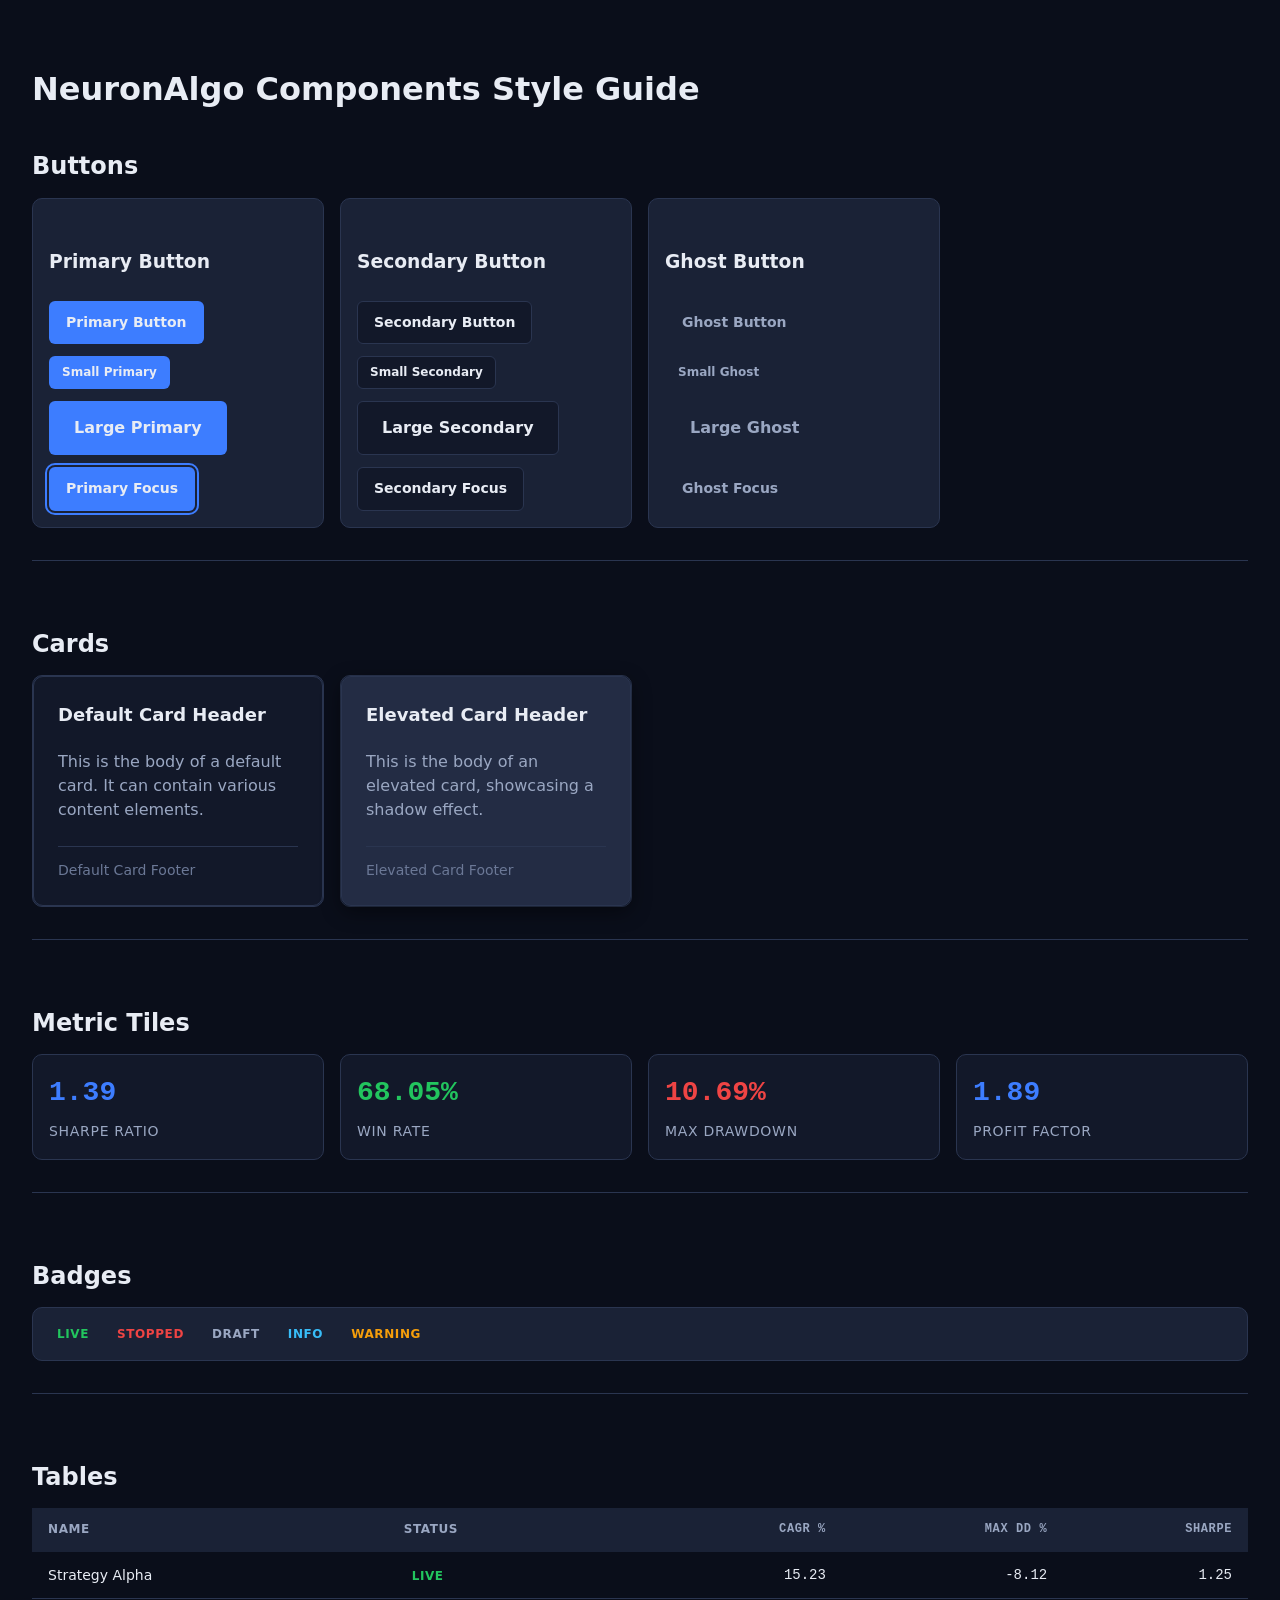
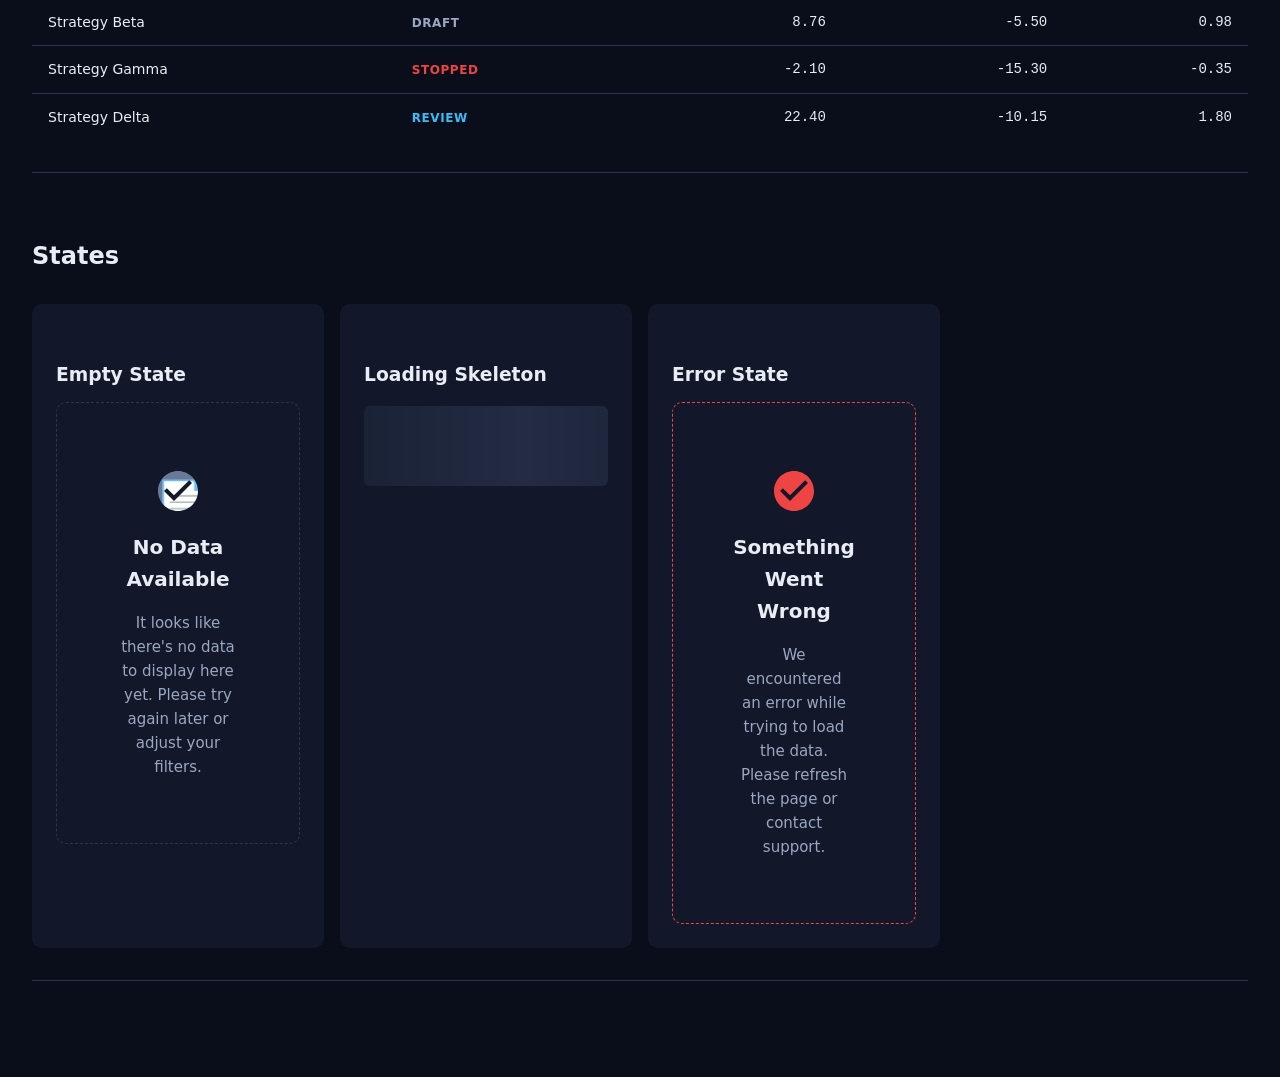
<file: styleguide/components.html>
<!DOCTYPE html>
<html lang="en">
<head>
    <meta charset="UTF-8">
    <meta name="viewport" content="width=device-width, initial-scale=1.0">
    <title>NeuronAlgo Components Style Guide</title>
    <link rel="stylesheet" href="../assets/css/base/variables.css">
    <link rel="stylesheet" href="../assets/css/base/typography.css">
    <link rel="stylesheet" href="../assets/css/base/utilities.css">
    <link rel="stylesheet" href="../assets/css/components/index.css">
    <style>
        body {
            font-family: var(--na-font-sans);
            background-color: var(--na-color-bg);
            color: var(--na-color-text);
            line-height: 1.6;
            margin: 0;
            padding: var(--na-space-6);
        }
        h1, h2, h3, h4, h5, h6 {
            color: var(--na-color-text);
            margin-top: var(--na-space-6);
            margin-bottom: var(--na-space-3);
        }
        section {
            margin-bottom: var(--na-space-9);
            padding-bottom: var(--na-space-6);
            border-bottom: 1px solid var(--na-color-border);
        }
        .component-grid {
            display: grid;
            grid-template-columns: repeat(auto-fill, minmax(280px, 1fr));
            gap: var(--na-space-4);
        }
        .component-preview {
            background-color: var(--na-color-surface-alt);
            border: 1px solid var(--na-color-border);
            border-radius: var(--na-radius-md);
            padding: var(--na-space-4);
            display: flex;
            flex-direction: column;
            gap: var(--na-space-3);
            align-items: flex-start;
        }
        .na-table-container {
            overflow-x: auto;
            width: 100%;
        }
        .na-empty-state-container,
        .na-loading-skeleton-container,
        .na-error-state-container {
            padding: var(--na-space-5);
            background-color: var(--na-color-surface);
            border-radius: var(--na-radius-md);
            margin-top: var(--na-space-4);
        }
        .na-loading-skeleton.example {
            width: 100%;
            height: 80px;
            margin-top: var(--na-space-4);
        }
        .na-icon {
            /* For example purposes, using a simple square for icon representation */
            display: inline-block;
            width: 1em;
            height: 1em;
            background-color: currentColor;
            -webkit-mask-image: url('data:image/svg+xml;utf8,<svg xmlns="http://www.w3.org/2000/svg" viewBox="0 0 24 24" fill="currentColor"><path d="M12 2C6.48 2 2 6.48 2 12s4.48 10 10 10 10-4.48 10-10S17.52 2 12 2zm-2 15l-5-5 1.41-1.41L10 14.17l7.59-7.59L19 8l-9 9z"/></svg>');
            mask-image: url('data:image/svg+xml;utf8,<svg xmlns="http://www.w3.org/2000/svg" viewBox="0 0 24 24" fill="currentColor"><path d="M12 2C6.48 2 2 6.48 2 12s4.48 10 10 10 10-4.48 10-10S17.52 2 12 2zm-2 15l-5-5 1.41-1.41L10 14.17l7.59-7.59L19 8l-9 9z"/></svg>');
            -webkit-mask-repeat: no-repeat;
            mask-repeat: no-repeat;
            -webkit-mask-size: 100% 100%;
            mask-size: 100% 100%;
        }
    </style>
</head>
<body>
    <h1>NeuronAlgo Components Style Guide</h1>

    <section>
        <h2>Buttons</h2>
        <div class="component-grid">
            <div class="component-preview">
                <h3>Primary Button</h3>
                <button class="na-btn na-btn-primary">Primary Button</button>
                <button class="na-btn na-btn-primary na-btn-sm">Small Primary</button>
                <button class="na-btn na-btn-primary na-btn-lg">Large Primary</button>
                <button class="na-btn na-btn-primary" autofocus>Primary Focus</button>
            </div>
            <div class="component-preview">
                <h3>Secondary Button</h3>
                <button class="na-btn na-btn-secondary">Secondary Button</button>
                <button class="na-btn na-btn-secondary na-btn-sm">Small Secondary</button>
                <button class="na-btn na-btn-secondary na-btn-lg">Large Secondary</button>
                <button class="na-btn na-btn-secondary" autofocus>Secondary Focus</button>
            </div>
            <div class="component-preview">
                <h3>Ghost Button</h3>
                <button class="na-btn na-btn-ghost">Ghost Button</button>
                <button class="na-btn na-btn-ghost na-btn-sm">Small Ghost</button>
                <button class="na-btn na-btn-ghost na-btn-lg">Large Ghost</button>
                <button class="na-btn na-btn-ghost" autofocus>Ghost Focus</button>
            </div>
        </div>
    </section>

    <section>
        <h2>Cards</h2>
        <div class="component-grid">
            <div class="component-preview" style="align-items: stretch; padding: 0;">
                <div class="na-card">
                    <div class="na-card-header">Default Card Header</div>
                    <div class="na-card-body">This is the body of a default card. It can contain various content elements.</div>
                    <div class="na-card-footer">Default Card Footer</div>
                </div>
            </div>
            <div class="component-preview" style="align-items: stretch; padding: 0;">
                <div class="na-card na-card-elevated">
                    <div class="na-card-header">Elevated Card Header</div>
                    <div class="na-card-body">This is the body of an elevated card, showcasing a shadow effect.</div>
                    <div class="na-card-footer">Elevated Card Footer</div>
                </div>
            </div>
        </div>
    </section>

    <section>
        <h2>Metric Tiles</h2>
        <div class="component-grid">
            <div class="na-metric na-metric-accent">
                <span class="na-metric-value">1.39</span>
                <span class="na-metric-label">Sharpe Ratio</span>
            </div>
            <div class="na-metric na-metric-positive">
                <span class="na-metric-value">68.05%</span>
                <span class="na-metric-label">Win Rate</span>
            </div>
            <div class="na-metric na-metric-negative">
                <span class="na-metric-value">10.69%</span>
                <span class="na-metric-label">Max Drawdown</span>
            </div>
            <div class="na-metric na-metric-accent">
                <span class="na-metric-value">1.89</span>
                <span class="na-metric-label">Profit Factor</span>
            </div>
        </div>
    </section>

    <section>
        <h2>Badges</h2>
        <div class="component-preview" style="flex-direction: row; gap: var(--na-space-3);">
            <span class="na-badge na-badge-positive">Live</span>
            <span class="na-badge na-badge-negative">Stopped</span>
            <span class="na-badge na-badge-neutral">Draft</span>
            <span class="na-badge na-badge-info">Info</span>
            <span class="na-badge na-badge-warning">Warning</span>
        </div>
    </section>

    <section>
        <h2>Tables</h2>
        <div class="na-table-container">
            <table class="na-table">
                <thead>
                    <tr>
                        <th>Name</th>
                        <th>Status</th>
                        <th class="na-num">CAGR %</th>
                        <th class="na-num">Max DD %</th>
                        <th class="na-num">Sharpe</th>
                    </tr>
                </thead>
                <tbody>
                    <tr>
                        <td>Strategy Alpha</td>
                        <td><span class="na-badge na-badge-positive">Live</span></td>
                        <td class="na-num">15.23</td>
                        <td class="na-num">-8.12</td>
                        <td class="na-num">1.25</td>
                    </tr>
                    <tr>
                        <td>Strategy Beta</td>
                        <td><span class="na-badge na-badge-neutral">Draft</span></td>
                        <td class="na-num">8.76</td>
                        <td class="na-num">-5.50</td>
                        <td class="na-num">0.98</td>
                    </tr>
                    <tr>
                        <td>Strategy Gamma</td>
                        <td><span class="na-badge na-badge-negative">Stopped</span></td>
                        <td class="na-num">-2.10</td>
                        <td class="na-num">-15.30</td>
                        <td class="na-num">-0.35</td>
                    </tr>
                    <tr>
                        <td>Strategy Delta</td>
                        <td><span class="na-badge na-badge-info">Review</span></td>
                        <td class="na-num">22.40</td>
                        <td class="na-num">-10.15</td>
                        <td class="na-num">1.80</td>
                    </tr>
                </tbody>
            </table>
        </div>
    </section>

    <section>
        <h2>States</h2>
        <div class="component-grid">
            <div class="na-empty-state-container">
                <h3>Empty State</h3>
                <div class="na-empty-state">
                    <span class="na-icon">&#x1F4C4;</span> <!-- Placeholder for a document icon -->
                    <div class="na-title">No Data Available</div>
                    <div class="na-description">It looks like there's no data to display here yet. Please try again later or adjust your filters.</div>
                </div>
            </div>
            <div class="na-loading-skeleton-container">
                <h3>Loading Skeleton</h3>
                <div class="na-loading-skeleton example"></div>
            </div>
            <div class="na-error-state-container">
                <h3>Error State</h3>
                <div class="na-error-state">
                    <span class="na-icon">&#x26A0;&#xFE0F;</span> <!-- Placeholder for a warning icon -->
                    <div class="na-title">Something Went Wrong</div>
                    <div class="na-description">We encountered an error while trying to load the data. Please refresh the page or contact support.</div>
                </div>
            </div>
        </div>
    </section>

</body>
</html>
</file>
<file: assets/css/base/variables.css>
:root {
    /* Color */
    --na-color-bg: #0A0E1A;
    --na-color-surface: #121829;
    --na-color-surface-alt: #1A2236;
    --na-color-elevated: #232C44;
    --na-color-border: #2A3550;
    --na-color-text: #E8ECF4;
    --na-color-text-secondary: #9AA7C2;
    --na-color-text-muted: #6B7896;
    --na-color-accent: #3D7DFF;
    --na-color-accent-hover: #5A93FF;
    --na-color-positive: #22C55E;
    --na-color-negative: #EF4444;
    --na-color-warning: #F59E0B;
    --na-color-info: #38BDF8;

    /* Typography */
    --na-font-sans: "Inter", system-ui, -apple-system, Segoe UI, Roboto, sans-serif;
    --na-font-mono: "JetBrains Mono", ui-monospace, SFMono-Regular, Menlo, monospace;

    /* BRAND-A */
    --na-font-display: "Space Grotesk", "Inter", system-ui, sans-serif;
    --na-color-accent-2: #38BDF8;
    --na-gradient-brand: linear-gradient(135deg, var(--na-color-accent) 0%, var(--na-color-accent-2) 100%);
    --na-gradient-brand-soft: linear-gradient(135deg, rgba(61, 125, 255, 0.2) 0%, rgba(56, 189, 248, 0.2) 100%);

    /* Spacing */
    --na-space-1: 4px;
    --na-space-2: 8px;
    --na-space-3: 12px;
    --na-space-4: 16px;
    --na-space-5: 24px;
    --na-space-6: 32px;
    --na-space-7: 40px;
    --na-space-8: 48px;
    --na-space-9: 64px;

    /* Radius */
    --na-radius-sm: 6px;
    --na-radius-md: 10px;
    --na-radius-lg: 16px;

    /* Shadow */
    --na-shadow-1: 0 1px 2px rgba(0,0,0,.4);
    --na-shadow-2: 0 6px 20px rgba(0,0,0,.45);
}
</file>
<file: assets/css/base/typography.css>
body {
    font-family: var(--na-font-sans);
    font-size: var(--na-body-font-size);
    line-height: var(--na-body-line-height);
    color: var(--na-color-text);
}

.na-display {
    font-family: var(--na-font-display);
    font-size: 48px;
    line-height: 1.1;
    font-weight: 700;
}

.na-h1 {
    font-family: var(--na-font-display);
    font-size: 36px;
    line-height: 1.15;
    font-weight: 700;
}

.na-h2 {
    font-family: var(--na-font-display);
    font-size: 28px;
    line-height: 1.2;
    font-weight: 600;
}

.na-h3 {
    font-family: var(--na-font-display);
    font-size: 22px;
    line-height: 1.3;
    font-weight: 600;
}

.na-body {
    font-family: var(--na-font-sans);
    font-size: 16px;
    line-height: 1.6;
    font-weight: 400;
}

.na-small {
    font-size: 14px;
    line-height: 1.5;
    font-weight: 400;
}

.na-micro {
    font-size: 12px;
    line-height: 1.4;
    font-weight: 500;
}

.na-mono {
    font-family: var(--na-font-mono);
}

.na-tabular {
    font-family: var(--na-font-mono);
    font-variant-numeric: tabular-nums;
}
</file>
<file: assets/css/base/utilities.css>
/* Spacing helpers */
.na-m-1 { margin: var(--na-space-1); }
.na-m-2 { margin: var(--na-space-2); }
.na-m-3 { margin: var(--na-space-3); }
.na-m-4 { margin: var(--na-space-4); }
.na-m-5 { margin: var(--na-space-5); }
.na-m-6 { margin: var(--na-space-6); }
.na-m-7 { margin: var(--na-space-7); }
.na-m-8 { margin: var(--na-space-8); }
.na-m-9 { margin: var(--na-space-9); }

.na-mt-1 { margin-top: var(--na-space-1); }
.na-mt-2 { margin-top: var(--na-space-2); }
.na-mt-3 { margin-top: var(--na-space-3); }
.na-mt-4 { margin-top: var(--na-space-4); }
.na-mt-5 { margin-top: var(--na-space-5); }
.na-mt-6 { margin-top: var(--na-space-6); }
.na-mt-7 { margin-top: var(--na-space-7); }
.na-mt-8 { margin-top: var(--na-space-8); }
.na-mt-9 { margin-top: var(--na-space-9); }

.na-mb-1 { margin-bottom: var(--na-space-1); }
.na-mb-2 { margin-bottom: var(--na-space-2); }
.na-mb-3 { margin-bottom: var(--na-space-3); }
.na-mb-4 { margin-bottom: var(--na-space-4); }
.na-mb-5 { margin-bottom: var(--na-space-5); }
.na-mb-6 { margin-bottom: var(--na-space-6); }
.na-mb-7 { margin-bottom: var(--na-space-7); }
.na-mb-8 { margin-bottom: var(--na-space-8); }
.na-mb-9 { margin-bottom: var(--na-space-9); }

.na-ml-1 { margin-left: var(--na-space-1); }
.na-ml-2 { margin-left: var(--na-space-2); }
.na-ml-3 { margin-left: var(--na-space-3); }
.na-ml-4 { margin-left: var(--na-space-4); }
.na-ml-5 { margin-left: var(--na-space-5); }
.na-ml-6 { margin-left: var(--na-space-6); }
.na-ml-7 { margin-left: var(--na-space-7); }
.na-ml-8 { margin-left: var(--na-space-8); }
.na-ml-9 { margin-left: var(--na-space-9); }

.na-mr-1 { margin-right: var(--na-space-1); }
.na-mr-2 { margin-right: var(--na-space-2); }
.na-mr-3 { margin-right: var(--na-space-3); }
.na-mr-4 { margin-right: var(--na-space-4); }
.na-mr-5 { margin-right: var(--na-space-5); }
.na-mr-6 { margin-right: var(--na-space-6); }
.na-mr-7 { margin-right: var(--na-space-7); }
.na-mr-8 { margin-right: var(--na-space-8); }
.na-mr-9 { margin-right: var(--na-space-9); }

.na-p-1 { padding: var(--na-space-1); }
.na-p-2 { padding: var(--na-space-2); }
.na-p-3 { padding: var(--na-space-3); }
.na-p-4 { padding: var(--na-space-4); }
.na-p-5 { padding: var(--na-space-5); }
.na-p-6 { padding: var(--na-space-6); }
.na-p-7 { padding: var(--na-space-7); }
.na-p-8 { padding: var(--na-space-8); }
.na-p-9 { padding: var(--na-space-9); }

.na-pt-1 { padding-top: var(--na-space-1); }
.na-pt-2 { padding-top: var(--na-space-2); }
.na-pt-3 { padding-top: var(--na-space-3); }
.na-pt-4 { padding-top: var(--na-space-4); }
.na-pt-5 { padding-top: var(--na-space-5); }
.na-pt-6 { padding-top: var(--na-space-6); }
.na-pt-7 { padding-top: var(--na-space-7); }
.na-pt-8 { padding-top: var(--na-space-8); }
.na-pt-9 { padding-top: var(--na-space-9); }

.na-pb-1 { padding-bottom: var(--na-space-1); }
.na-pb-2 { padding-bottom: var(--na-space-2); }
.na-pb-3 { padding-bottom: var(--na-space-3); }
.na-pb-4 { padding-bottom: var(--na-space-4); }
.na-pb-5 { padding-bottom: var(--na-space-5); }
.na-pb-6 { padding-bottom: var(--na-space-6); }
.na-pb-7 { padding-bottom: var(--na-space-7); }
.na-pb-8 { padding-bottom: var(--na-space-8); }
.na-pb-9 { padding-bottom: var(--na-space-9); }

.na-pl-1 { padding-left: var(--na-space-1); }
.na-pl-2 { padding-left: var(--na-space-2); }
.na-pl-3 { padding-left: var(--na-space-3); }
.na-pl-4 { padding-left: var(--na-space-4); }
.na-pl-5 { padding-left: var(--na-space-5); }
.na-pl-6 { padding-left: var(--na-space-6); }
.na-pl-7 { padding-left: var(--na-space-7); }
.na-pl-8 { padding-left: var(--na-space-8); }
.na-pl-9 { padding-left: var(--na-space-9); }

.na-pr-1 { padding-right: var(--na-space-1); }
.na-pr-2 { padding-right: var(--na-space-2); }
.na-pr-3 { padding-right: var(--na-space-3); }
.na-pr-4 { padding-right: var(--na-space-4); }
.na-pr-5 { padding-right: var(--na-space-5); }
.na-pr-6 { padding-right: var(--na-space-6); }
.na-pr-7 { padding-right: var(--na-space-7); }
.na-pr-8 { padding-right: var(--na-space-8); }
.na-pr-9 { padding-right: var(--na-space-9); }

/* Text color helpers */
.na-text-secondary { color: var(--na-color-text-secondary); }
.na-text-muted { color: var(--na-color-text-muted); }
.na-text-accent { color: var(--na-color-accent); }
.na-text-positive { color: var(--na-color-positive); }
.na-text-negative { color: var(--na-color-negative); }
.na-text-warning { color: var(--na-color-warning); }
.na-text-info { color: var(--na-color-info); }

/* Surface helpers */
.na-surface {
    background-color: var(--na-color-surface);
    border-radius: var(--na-radius-md);
    padding: var(--na-space-5);
}

.na-elevated {
    background-color: var(--na-color-elevated);
    border-radius: var(--na-radius-md);
    box-shadow: var(--na-shadow-1);
    padding: var(--na-space-5);
}

.na-border {
    border: 1px solid var(--na-color-border);
    border-radius: var(--na-radius-md);
    padding: var(--na-space-4);
}
</file>
<file: assets/css/base/fonts.css>
@font-face {
    font-family: "Space Grotesk";
    src: url("../../fonts/space-grotesk-500.woff2") format("woff2");
    font-weight: 500;
    font-display: swap;
}

@font-face {
    font-family: "Space Grotesk";
    src: url("../../fonts/space-grotesk-700.woff2") format("woff2");
    font-weight: 700;
    font-display: swap;
}

@font-face {
    font-family: "Inter";
    src: url("../../fonts/inter-400.woff2") format("woff2");
    font-weight: 400;
    font-display: swap;
}

@font-face {
    font-family: "Inter";
    src: url("../../fonts/inter-500.woff2") format("woff2");
    font-weight: 500;
    font-display: swap;
}

@font-face {
    font-family: "Inter";
    src: url("../../fonts/inter-600.woff2") format("woff2");
    font-weight: 600;
    font-display: swap;
}

@font-face {
    font-family: "JetBrains Mono";
    src: url("../../fonts/jetbrains-mono-500.woff2") format("woff2");
    font-weight: 500;
    font-display: swap;
}

@font-face {
    font-family: "JetBrains Mono";
    src: url("../../fonts/jetbrains-mono-700.woff2") format("woff2");
    font-weight: 700;
    font-display: swap;
}
</file>
<file: assets/css/components/index.css>
@import "buttons.css";
@import "cards.css";
@import "metrics.css";
@import "badges.css";
@import "tables.css";
@import "states.css";
</file>
<file: assets/css/sections/landing.css>
/* ==========================================================================
 * NeuronAlgo — landing.css :: "The Desk" concept
 * Full rewrite. Depends only on base tokens (--na-color-*) + fonts.
 * Drop-in: assets/css/sections/landing.css
 * ========================================================================== */

:root {
	--na-mono: "JetBrains Mono", ui-monospace, "SF Mono", Menlo, monospace;
	--na-bar-h: 116px; /* ticker + topbar */
	--na-ease: cubic-bezier(0.22, 0.61, 0.36, 1);
}

/* ----------------------------- local helpers ---------------------------- */
.na-tab { font-variant-numeric: tabular-nums; font-family: var(--na-mono); }
.na-micro { font-size: 11px; letter-spacing: 0.08em; text-transform: uppercase; color: var(--na-color-text-muted, #6b7896); }
.na-text-muted { color: var(--na-color-text-muted, #6b7896); }
.na-eyebrow {
	display: inline-block; font-family: var(--na-mono);
	font-size: 12px; letter-spacing: 0.22em; text-transform: uppercase;
	color: var(--na-color-accent-2, #38bdf8); margin-bottom: 18px;
}
.na-pos { color: var(--na-color-positive, #22c55e); }
.na-neg { color: var(--na-color-negative, #ef4444); }

body {
	background: var(--na-color-bg, #0a0e1a);
	color: var(--na-color-text, #e8ecf4);
	overflow-x: hidden;
}

/* ----------------------------- scroll progress -------------------------- */
.na-scroll-progress {
	position: fixed; top: 0; left: 0; height: 2px; width: 0;
	background: var(--na-gradient-brand, linear-gradient(135deg, #3d7dff, #38bdf8));
	z-index: 200; transition: width 0.1s linear; box-shadow: 0 0 10px rgba(61, 125, 255, 0.6);
}

/* ----------------------------- grain overlay ---------------------------- */
.na-grain {
	position: fixed; inset: 0; z-index: 1; pointer-events: none; opacity: 0.04;
	background-image: url("data:image/svg+xml,%3Csvg xmlns='http://www.w3.org/2000/svg' width='160' height='160'%3E%3Cfilter id='n'%3E%3CfeTurbulence type='fractalNoise' baseFrequency='0.85' numOctaves='3'/%3E%3C/filter%3E%3Crect width='100%25' height='100%25' filter='url(%23n)'/%3E%3C/svg%3E");
	mix-blend-mode: overlay;
}

/* =============================== ticker tape ============================= */
.na-ticker {
	position: fixed; top: 0; left: 0; right: 0; z-index: 120; height: 36px;
	background: var(--na-color-surface, #121829);
	border-bottom: 1px solid var(--na-color-border, #2a3550);
	display: flex; align-items: center; overflow: hidden;
}
.na-ticker-viewport { width: 100%; overflow: hidden; }
.na-ticker-track { display: inline-flex; white-space: nowrap; will-change: transform; animation: na-ticker 48s linear infinite; }
.na-tick-item { display: inline-flex; gap: 6px; align-items: center; padding: 0 22px; font-size: 12.5px; border-right: 1px solid var(--na-color-border, #2a3550); }
.na-tick-sym { color: var(--na-color-text-secondary, #9aa7c2); font-family: var(--na-mono); }
.na-up { color: var(--na-color-positive, #22c55e); }
.na-down { color: var(--na-color-negative, #ef4444); }
@keyframes na-ticker { from { transform: translateX(0); } to { transform: translateX(-50%); } }

/* =============================== top bar ================================ */
.na-topbar {
	position: fixed; top: 36px; left: 0; right: 0; z-index: 110; height: 64px;
	background: rgba(10, 14, 26, 0.72); backdrop-filter: blur(14px);
	border-bottom: 1px solid var(--na-color-border, #2a3550);
}
.na-topbar-inner { max-width: 1240px; margin: 0 auto; height: 100%; padding: 0 28px; display: flex; align-items: center; gap: 24px; }
.na-brand { display: flex; align-items: center; gap: 10px; text-decoration: none; }
.na-brand-mark { display: block; }
.na-brand-name { font-family: "Space Grotesk", var(--na-mono); font-weight: 600; font-size: 18px; letter-spacing: -0.01em; color: var(--na-color-text, #e8ecf4); }
.na-topbar-status { display: flex; align-items: center; gap: 14px; }
.na-topbar-clock { font-size: 12.5px; color: var(--na-color-text-secondary, #9aa7c2); }
.na-topbar-actions { margin-left: auto; display: flex; align-items: center; gap: 22px; }
.na-navlink { font-size: 14px; color: var(--na-color-text-secondary, #9aa7c2); text-decoration: none; transition: color 0.2s; }
.na-navlink:hover { color: var(--na-color-text, #e8ecf4); }

.na-live-badge {
	display: inline-flex; align-items: center; gap: 6px; font-family: var(--na-mono);
	font-size: 11px; letter-spacing: 0.12em; color: var(--na-color-positive, #22c55e);
	padding: 3px 9px; border: 1px solid rgba(34, 197, 94, 0.35); border-radius: 999px; background: rgba(34, 197, 94, 0.08);
}
.na-live-badge-sm { font-size: 10px; padding: 2px 7px; }
.na-live-dot { width: 7px; height: 7px; border-radius: 50%; background: var(--na-color-positive, #22c55e); box-shadow: 0 0 0 0 rgba(34, 197, 94, 0.6); animation: na-pulse 2s infinite; }
@keyframes na-pulse { 0% { box-shadow: 0 0 0 0 rgba(34, 197, 94, 0.55); } 70% { box-shadow: 0 0 0 7px rgba(34, 197, 94, 0); } 100% { box-shadow: 0 0 0 0 rgba(34, 197, 94, 0); } }

.na-cmdk-trigger {
	display: inline-flex; align-items: center; gap: 10px; cursor: pointer;
	background: var(--na-color-surface-alt, #1a2236); border: 1px solid var(--na-color-border, #2a3550);
	color: var(--na-color-text, #e8ecf4); padding: 8px 12px; border-radius: 10px; font-size: 13.5px; transition: border-color 0.2s, background 0.2s;
}
.na-cmdk-trigger:hover { border-color: var(--na-color-accent, #3d7dff); background: var(--na-color-elevated, #232c44); }

.na-kbd {
	font-family: var(--na-mono); font-size: 11px; line-height: 1; color: var(--na-color-text-secondary, #9aa7c2);
	background: var(--na-color-bg, #0a0e1a); border: 1px solid var(--na-color-border, #2a3550);
	border-radius: 5px; padding: 4px 6px;
}
.na-kbd-on { background: rgba(255, 255, 255, 0.14); border-color: rgba(255, 255, 255, 0.22); color: #fff; }

/* =============================== buttons ================================ */
.na-btn {
	display: inline-flex; align-items: center; gap: 10px; cursor: pointer; text-decoration: none;
	font-family: "Space Grotesk", sans-serif; font-weight: 600; font-size: 15px; letter-spacing: -0.01em;
	padding: 13px 22px; border-radius: 12px; border: 1px solid transparent; transition: transform 0.18s var(--na-ease), box-shadow 0.25s, background 0.2s, border-color 0.2s;
}
.na-btn-lg { font-size: 17px; padding: 16px 28px; }
.na-btn-primary { background: var(--na-gradient-brand, linear-gradient(135deg, #3d7dff, #38bdf8)); color: #fff; box-shadow: 0 8px 28px -8px rgba(61, 125, 255, 0.6); }
.na-btn-primary:hover { transform: translateY(-2px); box-shadow: 0 14px 38px -8px rgba(61, 125, 255, 0.7); }
.na-btn-ghost { background: transparent; color: var(--na-color-text, #e8ecf4); border-color: var(--na-color-border, #2a3550); }
.na-btn-ghost:hover { border-color: var(--na-color-accent, #3d7dff); background: rgba(61, 125, 255, 0.06); }

/* =============================== panels ================================= */
.na-panel {
	background: var(--na-color-surface, #121829); border: 1px solid var(--na-color-border, #2a3550);
	border-radius: 16px; overflow: hidden; position: relative;
	box-shadow: 0 24px 60px -30px rgba(0, 0, 0, 0.8);
}
.na-panel-chrome {
	display: flex; align-items: center; gap: 12px; padding: 11px 16px;
	background: var(--na-color-surface-alt, #1a2236); border-bottom: 1px solid var(--na-color-border, #2a3550);
}
.na-dots { display: inline-flex; gap: 6px; }
.na-dots i { width: 10px; height: 10px; border-radius: 50%; background: var(--na-color-border, #2a3550); display: block; }
.na-dots i:nth-child(1) { background: #ef4444aa; }
.na-dots i:nth-child(2) { background: #f59e0baa; }
.na-dots i:nth-child(3) { background: #22c55eaa; }
.na-panel-title { font-size: 12.5px; color: var(--na-color-text-secondary, #9aa7c2); }
.na-panel-meta { margin-left: auto; }
.na-panel-chrome .na-live-badge-sm { margin-left: auto; }

/* =============================== THE DESK =============================== */
.na-desk { position: relative; padding: calc(var(--na-bar-h) + 56px) 28px 80px; z-index: 2; }
.na-desk::before {
	content: ""; position: absolute; top: -10%; left: 50%; transform: translateX(-50%);
	width: 1100px; height: 720px; pointer-events: none; z-index: -1;
	background: radial-gradient(closest-side, rgba(61, 125, 255, 0.18), rgba(56, 189, 248, 0.05) 55%, transparent 75%);
	filter: blur(10px);
}
.na-desk-inner { max-width: 1240px; margin: 0 auto; }
.na-desk-head { max-width: 820px; margin: 0 auto 44px; text-align: center; }
.na-desk-title {
	font-family: "Space Grotesk", sans-serif; font-weight: 700; line-height: 1.04;
	font-size: clamp(38px, 6vw, 68px); letter-spacing: -0.03em; margin: 0 0 18px;
}
.na-desk-title-accent { background: var(--na-gradient-brand, linear-gradient(135deg, #3d7dff, #38bdf8)); -webkit-background-clip: text; background-clip: text; -webkit-text-fill-color: transparent; }
.na-desk-sub { font-size: clamp(16px, 1.6vw, 19px); line-height: 1.6; color: var(--na-color-text-secondary, #9aa7c2); max-width: 660px; margin: 0 auto; }
.na-desk-cta { display: flex; gap: 14px; justify-content: center; margin-top: 30px; flex-wrap: wrap; }

.na-desk-grid { display: grid; grid-template-columns: 1.62fr 1fr; gap: 20px; align-items: stretch; }
.na-deck-side { display: grid; grid-template-rows: auto auto; gap: 20px; min-width: 0; }

/* main terminal */
.na-deck-statline { display: flex; align-items: center; gap: 18px; padding: 16px 18px 10px; flex-wrap: wrap; }
.na-deck-pnl-wrap { display: flex; flex-direction: column; }
.na-deck-pnl-label { margin-bottom: 2px; }
.na-deck-pnl { font-size: 30px; font-weight: 600; letter-spacing: -0.01em; transition: color 0.25s; }
.na-deck-pnl.is-up { color: var(--na-color-positive, #22c55e); }
.na-deck-pnl.is-down { color: var(--na-color-negative, #ef4444); }
.na-deck-change { font-size: 13px; padding: 4px 9px; border-radius: 7px; }
.na-deck-change.is-pos { color: var(--na-color-positive, #22c55e); background: rgba(34, 197, 94, 0.1); }
.na-deck-change.is-neg { color: var(--na-color-negative, #ef4444); background: rgba(239, 68, 68, 0.1); }
.na-tf-group { margin-left: auto; display: inline-flex; gap: 4px; background: var(--na-color-bg, #0a0e1a); padding: 4px; border-radius: 9px; border: 1px solid var(--na-color-border, #2a3550); }
.na-tf { cursor: pointer; border: none; background: transparent; color: var(--na-color-text-secondary, #9aa7c2); font-family: var(--na-mono); font-size: 12px; padding: 5px 10px; border-radius: 6px; transition: background 0.18s, color 0.18s; }
.na-tf:hover { color: var(--na-color-text, #e8ecf4); }
.na-tf.is-active { background: var(--na-color-accent, #3d7dff); color: #fff; }

.na-deck-chart-wrap { position: relative; height: 300px; padding: 0 6px; }
.na-deck-chart { width: 100%; height: 100%; display: block; }
.na-chart-tip {
	position: absolute; transform: translate(-50%, -150%); pointer-events: none; opacity: 0; transition: opacity 0.15s;
	background: var(--na-color-elevated, #232c44); border: 1px solid var(--na-color-accent, #3d7dff);
	color: #fff; font-size: 12px; padding: 4px 9px; border-radius: 7px; white-space: nowrap; z-index: 5; box-shadow: 0 6px 18px -6px rgba(0, 0, 0, 0.7);
}
.na-deck-metrics { display: grid; grid-template-columns: repeat(4, 1fr); border-top: 1px solid var(--na-color-border, #2a3550); }
.na-deck-metric { padding: 16px 14px; text-align: center; border-right: 1px solid var(--na-color-border, #2a3550); }
.na-deck-metric:last-child { border-right: none; }
.na-deck-mv { display: block; font-size: 21px; font-weight: 600; }
.na-deck-ml { display: block; margin-top: 4px; }

/* signals panel */
.na-sig-list { list-style: none; margin: 0; padding: 6px; display: flex; flex-direction: column; }
.na-sig-row { display: grid; grid-template-columns: auto auto 1fr auto; align-items: center; gap: 8px; padding: 7px 10px; border-radius: 8px; font-size: 12px; }
.na-sig-row.is-new { animation: na-rowin 0.6s var(--na-ease); }
@keyframes na-rowin { from { opacity: 0; transform: translateY(-6px); background: rgba(61, 125, 255, 0.14); } to { opacity: 1; transform: none; background: transparent; } }
.na-sig-t { color: var(--na-color-text-muted, #6b7896); }
.na-sig-side { font-family: var(--na-mono); font-size: 10.5px; font-weight: 700; letter-spacing: 0.05em; padding: 2px 7px; border-radius: 5px; }
.na-sig-side.is-buy { color: var(--na-color-positive, #22c55e); background: rgba(34, 197, 94, 0.12); }
.na-sig-side.is-sell { color: var(--na-color-negative, #ef4444); background: rgba(239, 68, 68, 0.12); }
.na-sig-sym { color: var(--na-color-text, #e8ecf4); }
.na-sig-st { color: var(--na-color-text-muted, #6b7896); font-size: 11px; grid-column: 3; justify-self: start; overflow: hidden; text-overflow: ellipsis; white-space: nowrap; }
.na-sig-p { color: var(--na-color-positive, #22c55e); }
.na-deck-signals .na-sig-list { max-height: 232px; overflow: hidden; }

/* heatmap */
.na-heatmap { display: grid; grid-template-columns: repeat(4, 1fr); gap: 6px; padding: 12px; }
.na-heat { border-radius: 8px; padding: 10px 8px; display: flex; flex-direction: column; gap: 3px; align-items: flex-start; border: 1px solid transparent; transition: background 0.5s, border-color 0.5s; }
.na-heat-s { font-family: var(--na-mono); font-size: 11px; color: var(--na-color-text, #e8ecf4); }
.na-heat-v { font-size: 11px; }
.na-heat-h2 { background: rgba(34, 197, 94, 0.26); border-color: rgba(34, 197, 94, 0.4); }
.na-heat-h1 { background: rgba(34, 197, 94, 0.12); }
.na-heat-l1 { background: rgba(239, 68, 68, 0.12); }
.na-heat-l2 { background: rgba(239, 68, 68, 0.26); border-color: rgba(239, 68, 68, 0.4); }
.na-heat-h2 .na-heat-v, .na-heat-h1 .na-heat-v { color: var(--na-color-positive, #22c55e); }
.na-heat-l1 .na-heat-v, .na-heat-l2 .na-heat-v { color: var(--na-color-negative, #ef4444); }

/* trust row */
.na-desk-trust { display: flex; align-items: center; justify-content: center; gap: 22px; flex-wrap: wrap; margin-top: 40px; color: var(--na-color-text-secondary, #9aa7c2); font-size: 14px; }
.na-desk-trust b { color: var(--na-color-text, #e8ecf4); font-weight: 700; }
.na-trust-sep { width: 4px; height: 4px; border-radius: 50%; background: var(--na-color-border, #2a3550); }

/* =============================== STORY ================================== */
.na-story { position: relative; padding: 40px 28px 60px; z-index: 2; }
.na-story-inner { max-width: 1180px; margin: 0 auto; display: grid; grid-template-columns: 1fr 1fr; gap: 60px; align-items: start; }
.na-story-stage { position: sticky; top: calc(var(--na-bar-h) + 10px); height: calc(100vh - var(--na-bar-h) - 40px); display: flex; align-items: center; }
.na-morph-panel { width: 100%; }
.na-morph { position: relative; height: 380px; padding: 6px; }
.na-morph-svg { width: 100%; height: 100%; display: block; }
.na-morph-val { position: absolute; top: 16px; left: 18px; font-family: "Space Grotesk", sans-serif; font-weight: 700; font-size: 40px; letter-spacing: -0.02em; color: var(--na-color-positive, #22c55e); opacity: 0; transform: translateY(6px); transition: opacity 0.5s, transform 0.5s; }
.na-morph-stagelabel { margin-left: auto; color: var(--na-color-accent-2, #38bdf8); }

.na-morph-dots circle { fill: var(--na-color-text-secondary, #9aa7c2); transition: opacity 0.6s; }
.na-morph-dots, .na-morph-area, .na-morph-dd, .na-morph-live, .na-morph-line { transition: opacity 0.6s var(--na-ease); }
.na-morph-line { transition: opacity 0.6s var(--na-ease), stroke 0.6s; }

/* stage visibility matrix */
.na-morph[data-stage="0"] .na-morph-dots { opacity: 1; }
.na-morph[data-stage="0"] .na-morph-line { opacity: 0.12; }
.na-morph[data-stage="0"] .na-morph-area,
.na-morph[data-stage="0"] .na-morph-dd,
.na-morph[data-stage="0"] .na-morph-live { opacity: 0; }

.na-morph[data-stage="1"] .na-morph-dots { opacity: 0.22; }
.na-morph[data-stage="1"] .na-morph-line { opacity: 1; }
.na-morph[data-stage="1"] .na-morph-area,
.na-morph[data-stage="1"] .na-morph-dd,
.na-morph[data-stage="1"] .na-morph-live { opacity: 0; }

.na-morph[data-stage="2"] .na-morph-dots { opacity: 0; }
.na-morph[data-stage="2"] .na-morph-line { opacity: 1; }
.na-morph[data-stage="2"] .na-morph-area { opacity: 1; }
.na-morph[data-stage="2"] .na-morph-dd { opacity: 1; }
.na-morph[data-stage="2"] .na-morph-live { opacity: 0; }
.na-morph[data-stage="2"] .na-morph-val { opacity: 0.3; }

.na-morph[data-stage="3"] .na-morph-dots,
.na-morph[data-stage="3"] .na-morph-dd { opacity: 0; }
.na-morph[data-stage="3"] .na-morph-line { opacity: 1; stroke: var(--na-color-positive, #22c55e); }
.na-morph[data-stage="3"] .na-morph-area { opacity: 0.5; }
.na-morph[data-stage="3"] .na-morph-live { opacity: 1; }
.na-morph[data-stage="3"] .na-morph-val { opacity: 0.5; }

.na-morph[data-stage="4"] .na-morph-dots,
.na-morph[data-stage="4"] .na-morph-dd,
.na-morph[data-stage="4"] .na-morph-live { opacity: 0; }
.na-morph[data-stage="4"] .na-morph-line { opacity: 1; }
.na-morph[data-stage="4"] .na-morph-area { opacity: 1; }
.na-morph[data-stage="4"] .na-morph-val { opacity: 1; transform: none; }

.na-morph-live { filter: drop-shadow(0 0 6px rgba(34, 197, 94, 0.8)); animation: na-livepulse 1.6s infinite; }
@keyframes na-livepulse { 0%, 100% { r: 5; } 50% { r: 7; } }

.na-story-steps { display: flex; flex-direction: column; }
.na-story-step { min-height: 76vh; display: flex; flex-direction: column; justify-content: center; opacity: 0.32; transition: opacity 0.45s var(--na-ease); }
.na-story-step.is-active { opacity: 1; }
.na-story-num { font-family: var(--na-mono); font-size: 13px; color: var(--na-color-accent-2, #38bdf8); letter-spacing: 0.1em; margin-bottom: 12px; }
.na-story-step h3 { font-family: "Space Grotesk", sans-serif; font-weight: 700; font-size: clamp(26px, 3vw, 36px); letter-spacing: -0.02em; margin: 0 0 14px; }
.na-story-step p { font-size: 17px; line-height: 1.65; color: var(--na-color-text-secondary, #9aa7c2); max-width: 460px; margin: 0; }
.na-story-step .na-btn { margin-top: 24px; align-self: flex-start; }

/* ============================ TRANSPARENCY ============================== */
.na-tp { position: relative; padding: 80px 28px; z-index: 2; }
.na-tp-inner { max-width: 1180px; margin: 0 auto; }
.na-section-intro { max-width: 680px; margin: 0 auto 44px; text-align: center; }
.na-h2 { font-family: "Space Grotesk", sans-serif; font-weight: 700; font-size: clamp(28px, 4vw, 44px); letter-spacing: -0.025em; margin: 0 0 16px; line-height: 1.1; }
.na-h3 { font-family: "Space Grotesk", sans-serif; }
.na-section-lead { font-size: 17px; line-height: 1.6; color: var(--na-color-text-secondary, #9aa7c2); margin: 0; }
.na-tp-grid { display: grid; grid-template-columns: 1.3fr 1fr; gap: 20px; align-items: start; }
.na-tp-charts { display: grid; gap: 20px; }
.na-tp-chart { width: 100%; height: 150px; display: block; padding: 14px; }
.na-tp-chart-sm { height: 110px; }
.na-tp-log { min-width: 0; }
.na-trade-table { width: 100%; border-collapse: collapse; font-size: 12.5px; }
.na-trade-table th { text-align: left; padding: 10px 16px; color: var(--na-color-text-muted, #6b7896); font-weight: 500; font-size: 11px; letter-spacing: 0.06em; text-transform: uppercase; border-bottom: 1px solid var(--na-color-border, #2a3550); }
.na-trade-table td { padding: 9px 16px; border-bottom: 1px solid rgba(42, 53, 80, 0.5); color: var(--na-color-text-secondary, #9aa7c2); }
.na-trade-table tbody tr.is-new { animation: na-rowin 0.6s var(--na-ease); }
.na-ta-r { text-align: right; }
th.na-ta-r { text-align: right; }

/* ============================== FINAL CTA =============================== */
.na-final { position: relative; padding: 110px 28px; text-align: center; z-index: 2; }
.na-final::before {
	content: ""; position: absolute; inset: 0; z-index: -1; pointer-events: none;
	background: radial-gradient(closest-side, rgba(61, 125, 255, 0.16), transparent 70%);
}
.na-final-inner { max-width: 640px; margin: 0 auto; }
.na-final-title { font-family: "Space Grotesk", sans-serif; font-weight: 700; font-size: clamp(32px, 5vw, 54px); letter-spacing: -0.03em; margin: 0 0 16px; line-height: 1.05; }
.na-final .na-btn { margin-top: 30px; }

/* ================================ FOOTER ================================ */
.na-foot { border-top: 1px solid var(--na-color-border, #2a3550); padding: 28px; position: relative; z-index: 2; }
.na-foot-inner { max-width: 1180px; margin: 0 auto; display: flex; align-items: center; justify-content: space-between; gap: 16px; flex-wrap: wrap; }

/* ============================ COMMAND PALETTE =========================== */
.na-cmdk {
	position: fixed; inset: 0; z-index: 300; display: none;
	align-items: flex-start; justify-content: center; padding-top: 14vh;
	background: rgba(5, 8, 16, 0.7); backdrop-filter: blur(6px);
}
.na-cmdk.is-open { display: flex; animation: na-fade 0.18s ease; }
@keyframes na-fade { from { opacity: 0; } to { opacity: 1; } }
.na-cmdk-panel {
	width: min(560px, 92vw); background: var(--na-color-surface, #121829);
	border: 1px solid var(--na-color-border, #2a3550); border-radius: 16px; overflow: hidden;
	box-shadow: 0 40px 120px -30px rgba(0, 0, 0, 0.9); animation: na-cmdk-pop 0.2s var(--na-ease);
}
@keyframes na-cmdk-pop { from { transform: translateY(-12px) scale(0.98); opacity: 0; } to { transform: none; opacity: 1; } }
.na-cmdk-search { display: flex; align-items: center; gap: 12px; padding: 16px 18px; border-bottom: 1px solid var(--na-color-border, #2a3550); }
.na-cmdk-ic { font-family: var(--na-mono); color: var(--na-color-accent-2, #38bdf8); font-size: 16px; }
.na-cmdk-input { flex: 1; background: transparent; border: none; outline: none; color: var(--na-color-text, #e8ecf4); font-size: 16px; font-family: inherit; }
.na-cmdk-input::placeholder { color: var(--na-color-text-muted, #6b7896); }
.na-cmdk-esc { cursor: pointer; background: var(--na-color-bg, #0a0e1a); border: 1px solid var(--na-color-border, #2a3550); color: var(--na-color-text-muted, #6b7896); font-family: var(--na-mono); font-size: 11px; padding: 4px 8px; border-radius: 6px; }
.na-cmdk-list { list-style: none; margin: 0; padding: 8px; max-height: 320px; overflow-y: auto; }
.na-cmdk-item { display: flex; align-items: center; gap: 12px; padding: 12px 14px; border-radius: 10px; cursor: pointer; font-size: 15px; color: var(--na-color-text, #e8ecf4); }
.na-cmdk-item .na-cmdk-em { color: var(--na-color-accent-2, #38bdf8); font-size: 14px; width: 18px; text-align: center; }
.na-cmdk-item .na-cmdk-hint { margin-left: auto; color: var(--na-color-text-muted, #6b7896); font-size: 11px; }
.na-cmdk-item.is-active { background: var(--na-color-elevated, #232c44); }
.na-cmdk-item.is-active .na-cmdk-em { color: var(--na-color-accent, #3d7dff); }
.na-cmdk-foot { display: flex; gap: 18px; padding: 12px 18px; border-top: 1px solid var(--na-color-border, #2a3550); color: var(--na-color-text-muted, #6b7896); font-size: 12px; }
.na-cmdk-foot span { display: inline-flex; align-items: center; gap: 6px; }

/* =============================== reveal ================================= */
[data-reveal] { opacity: 0; transform: translateY(20px); transition: opacity 0.7s var(--na-ease), transform 0.7s var(--na-ease); }
[data-reveal].is-in { opacity: 1; transform: none; }

/* =============================== scrollbar ============================== */
* { scrollbar-width: thin; scrollbar-color: var(--na-color-border, #2a3550) transparent; }
*::-webkit-scrollbar { width: 10px; height: 10px; }
*::-webkit-scrollbar-thumb { background: var(--na-color-border, #2a3550); border-radius: 6px; border: 2px solid var(--na-color-bg, #0a0e1a); }
*::-webkit-scrollbar-thumb:hover { background: var(--na-color-elevated, #232c44); }

:focus-visible { outline: 2px solid var(--na-color-accent, #3d7dff); outline-offset: 3px; border-radius: 4px; }

/* =============================== responsive ============================= */
@media (max-width: 980px) {
	.na-desk-grid { grid-template-columns: 1fr; }
	.na-deck-side { grid-template-columns: 1fr 1fr; grid-template-rows: auto; }
	.na-story-inner { grid-template-columns: 1fr; gap: 0; }
	.na-story-stage { position: sticky; top: calc(var(--na-bar-h) + 6px); height: auto; padding: 10px 0 24px; background: var(--na-color-bg, #0a0e1a); z-index: 3; }
	.na-morph { height: 280px; }
	.na-story-step { min-height: 60vh; }
	.na-tp-grid { grid-template-columns: 1fr; }
}
@media (max-width: 640px) {
	.na-topbar-status { display: none; }
	.na-navlink { display: none; }
	.na-deck-side { grid-template-columns: 1fr; }
	.na-deck-metrics { grid-template-columns: repeat(2, 1fr); }
	.na-deck-metric:nth-child(2) { border-right: none; }
	.na-deck-metric:nth-child(1), .na-deck-metric:nth-child(2) { border-bottom: 1px solid var(--na-color-border, #2a3550); }
	.na-sig-st { display: none; }
	.na-desk { padding-top: calc(var(--na-bar-h) + 28px); }
}

/* ========================= reduced motion =============================== */
@media (prefers-reduced-motion: reduce) {
	.na-ticker-track { animation: none; }
	.na-live-dot, .na-morph-live { animation: none; }
	.na-btn-primary:hover { transform: none; }
	[data-reveal] { opacity: 1; transform: none; transition: none; }
	* { scroll-behavior: auto !important; }
}

/* ==========================================================================
 * PRO POLISH LAYER  ::  appended -- depth, live realism, signature, a11y
 * ========================================================================== */

/* glass hairline highlight on every panel */
.na-panel::after {
	content: ""; position: absolute; top: 0; left: 0; right: 0; height: 1px; z-index: 3;
	pointer-events: none;
	background: linear-gradient(90deg, transparent, rgba(255, 255, 255, 0.1) 18%, rgba(255, 255, 255, 0.18) 50%, rgba(255, 255, 255, 0.1) 82%, transparent);
}

/* gradient glow border on the hero terminal + morph panel */
.na-glow-border::before {
	content: ""; position: absolute; inset: 0; border-radius: inherit; padding: 1px; z-index: 4;
	background: linear-gradient(140deg, rgba(61, 125, 255, 0.6), rgba(56, 189, 248, 0.18) 42%, rgba(42, 53, 80, 0) 72%);
	-webkit-mask: linear-gradient(#000 0 0) content-box, linear-gradient(#000 0 0);
	-webkit-mask-composite: xor; mask-composite: exclude; pointer-events: none;
}
.na-glow-border { box-shadow: 0 44px 110px -50px rgba(0, 0, 0, 0.95), 0 0 70px -34px rgba(61, 125, 255, 0.4); }

/* cursor-reactive hero glow (overrides the static glow with positional one) */
.na-desk::before {
	inset: 0; top: 0; left: 0; width: auto; height: auto; transform: none; filter: none;
	background:
		radial-gradient(640px circle at var(--na-mx, 50%) var(--na-my, 16%), rgba(61, 125, 255, 0.2), transparent 58%),
		radial-gradient(900px circle at 50% -8%, rgba(56, 189, 248, 0.07), transparent 60%);
	/* feather the glow toward the hero edges so it dissolves softly instead of being
	   sliced by the bottom border line; also damps the glow when the cursor sits low. */
	-webkit-mask: linear-gradient(to bottom, transparent 0%, #000 9%, #000 60%, transparent 100%);
	        mask: linear-gradient(to bottom, transparent 0%, #000 9%, #000 60%, transparent 100%);
	transition: background 0.18s ease;
}

/* live "now" marker on the hero chart */
.na-eq-now { animation: na-nowpulse 2.4s var(--na-ease) infinite; }
@keyframes na-nowpulse { 0%, 100% { opacity: 0.22; } 50% { opacity: 0.55; } }

/* price-flash cells (Bloomberg-style tick flash) */
.na-flash-up { animation: na-flash-up 0.7s var(--na-ease); }
.na-flash-down { animation: na-flash-down 0.7s var(--na-ease); }
@keyframes na-flash-up { 0% { background: rgba(34, 197, 94, 0.4); } 100% { background: transparent; } }
@keyframes na-flash-down { 0% { background: rgba(239, 68, 68, 0.4); } 100% { background: transparent; } }

/* heatmap tiles: top row + inline sparkline */
.na-heat-top { display: flex; align-items: center; justify-content: space-between; width: 100%; gap: 6px; }
.na-heat-spark { width: 100%; height: 16px; display: block; margin-top: 5px; opacity: 0.75; }
.na-heat-spark polyline { fill: none; stroke: currentColor; stroke-width: 1.6; vector-effect: non-scaling-stroke; stroke-linecap: round; stroke-linejoin: round; }
.na-heat-h2, .na-heat-h1 { color: var(--na-color-positive, #22c55e); }
.na-heat-l1, .na-heat-l2 { color: var(--na-color-negative, #ef4444); }

/* refined motion on P&L odometer */
.na-deck-pnl { transition: color 0.3s var(--na-ease); }

@media (prefers-reduced-motion: reduce) {
	.na-eq-now { animation: none; }
	.na-flash-up, .na-flash-down { animation: none; }
	.na-desk::before { transition: none; }
}

/* ==========================================================================
 * FE-2.2 — Force the Desk dark canvas over Astra's default body styles.
 * page-landing.php renders its own <html>/<body> (no get_header), yet Astra's
 * global + dynamic CSS still set a light body background/color via wp_head().
 * Scope to the landing body class and use !important so the Desk theme wins
 * regardless of stylesheet print order.
 * ========================================================================== */
html { background: #0a0e1a; }
body.na-landing-page {
	background: #0a0e1a !important;
	color: #e8ecf4 !important;
}

/* ==========================================================================
 * FE-2.3 — Heading colors. Astra\'s global/dynamic CSS sets a dark heading
 * color on h1-h4 that beats the inherited body color, leaving the landing
 * titles gray on the dark canvas. Force them light. The gradient accent span
 * keeps its own -webkit-text-fill-color, so it is unaffected.
 * ========================================================================== */
body.na-landing-page h1,
body.na-landing-page h2,
body.na-landing-page h3,
body.na-landing-page h4 {
	color: #f5f7fb !important;
}
</file>
